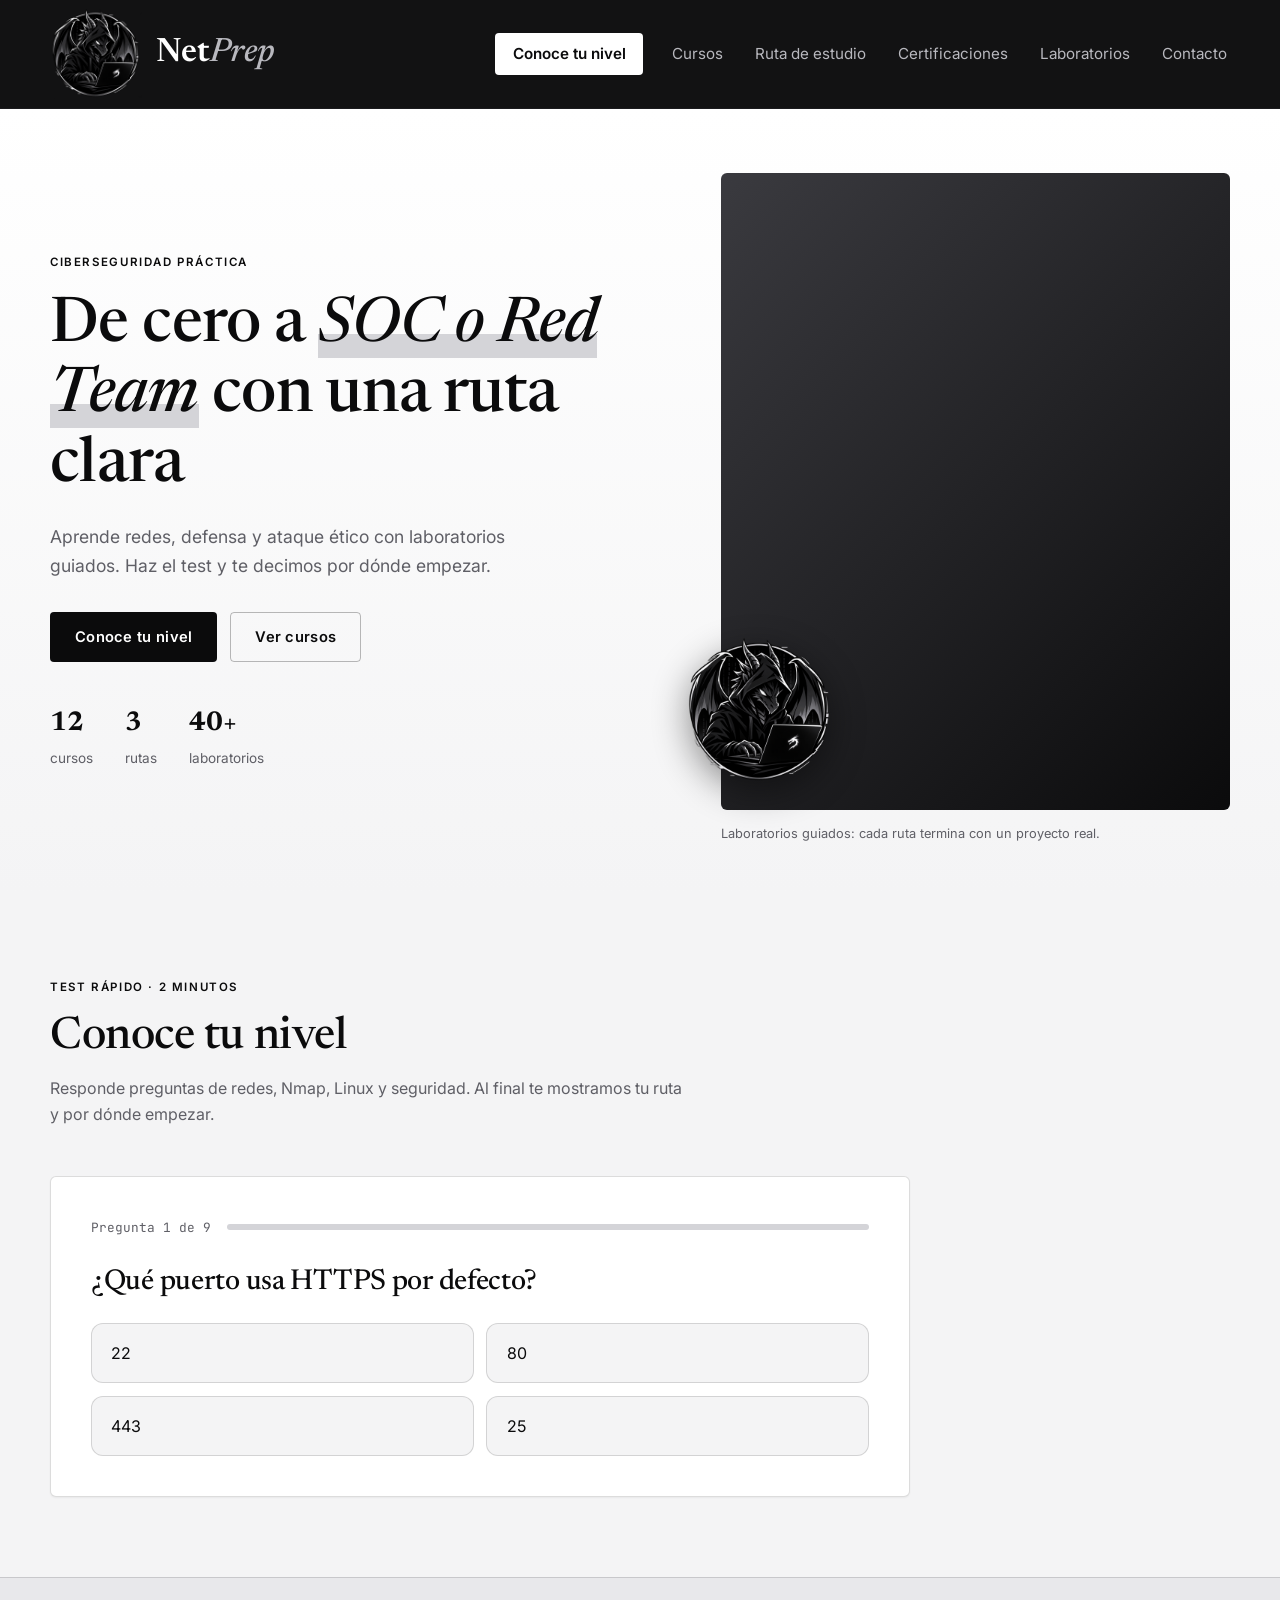
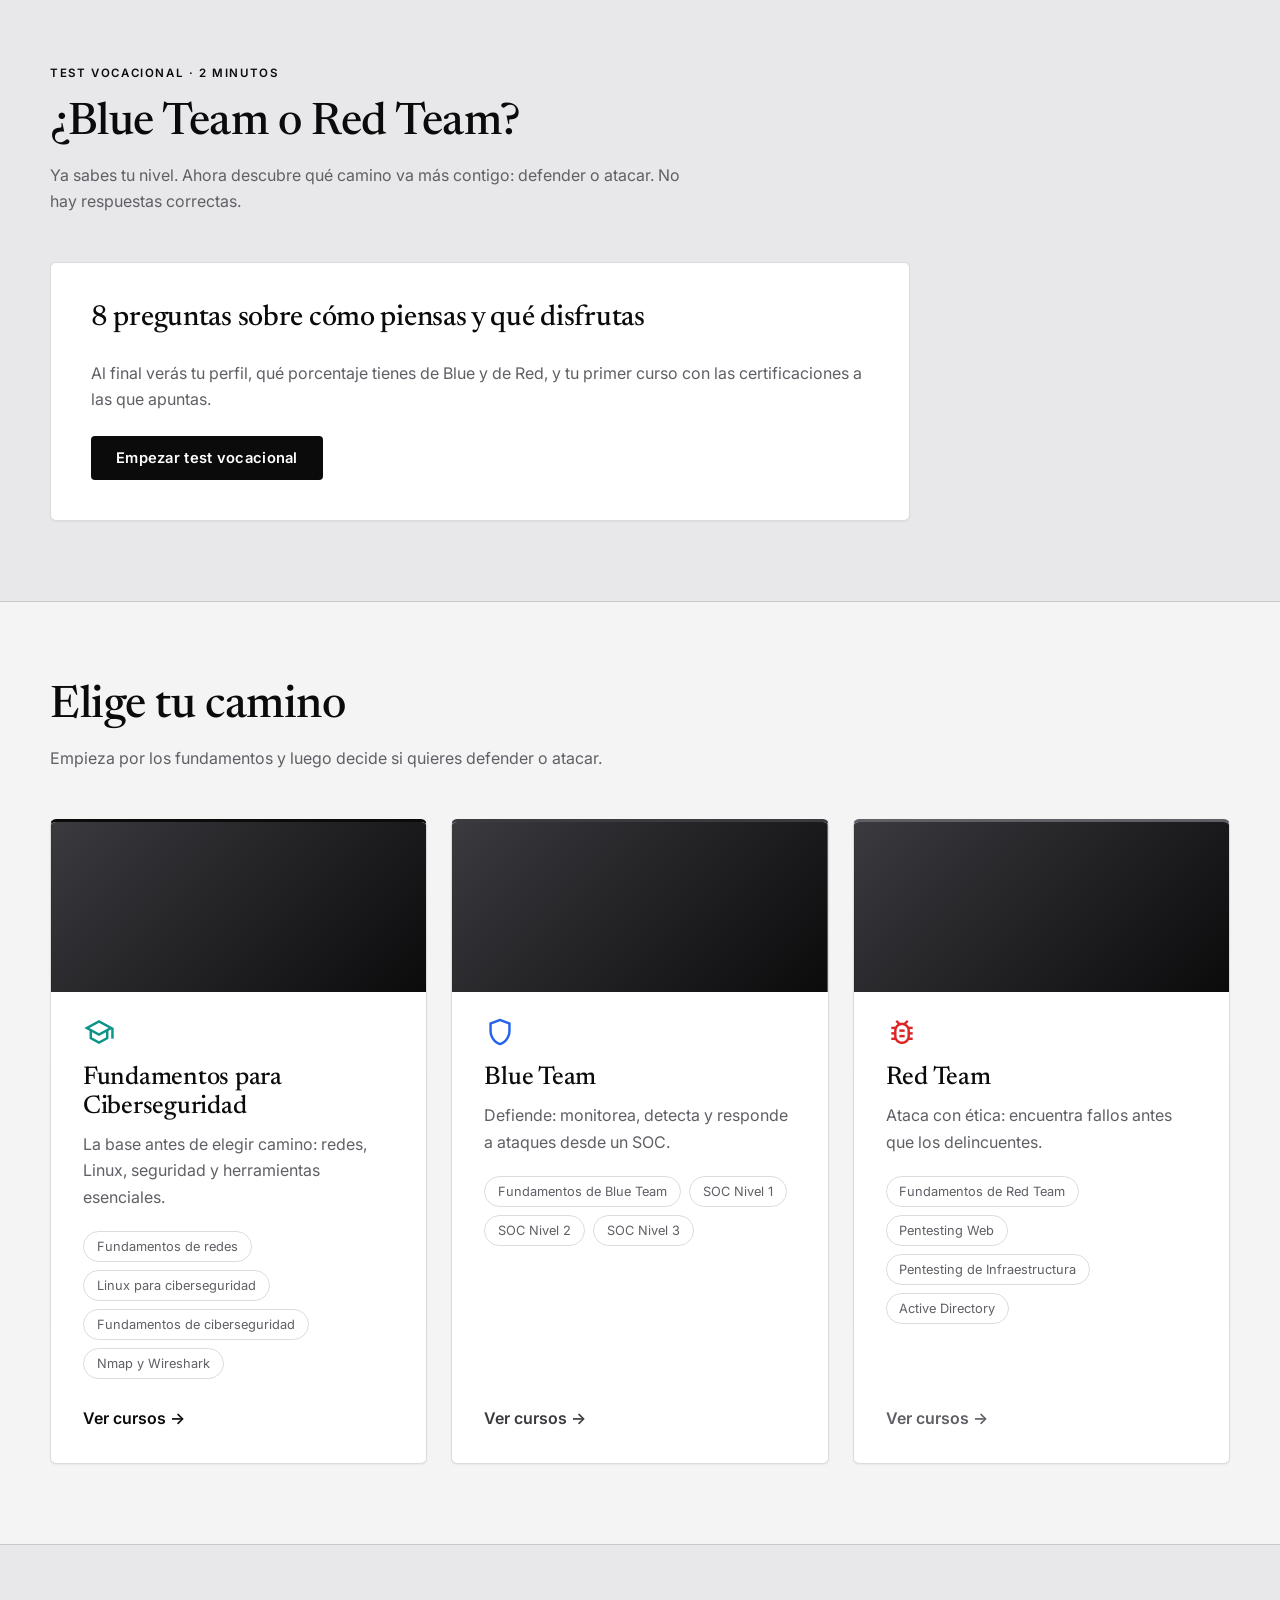
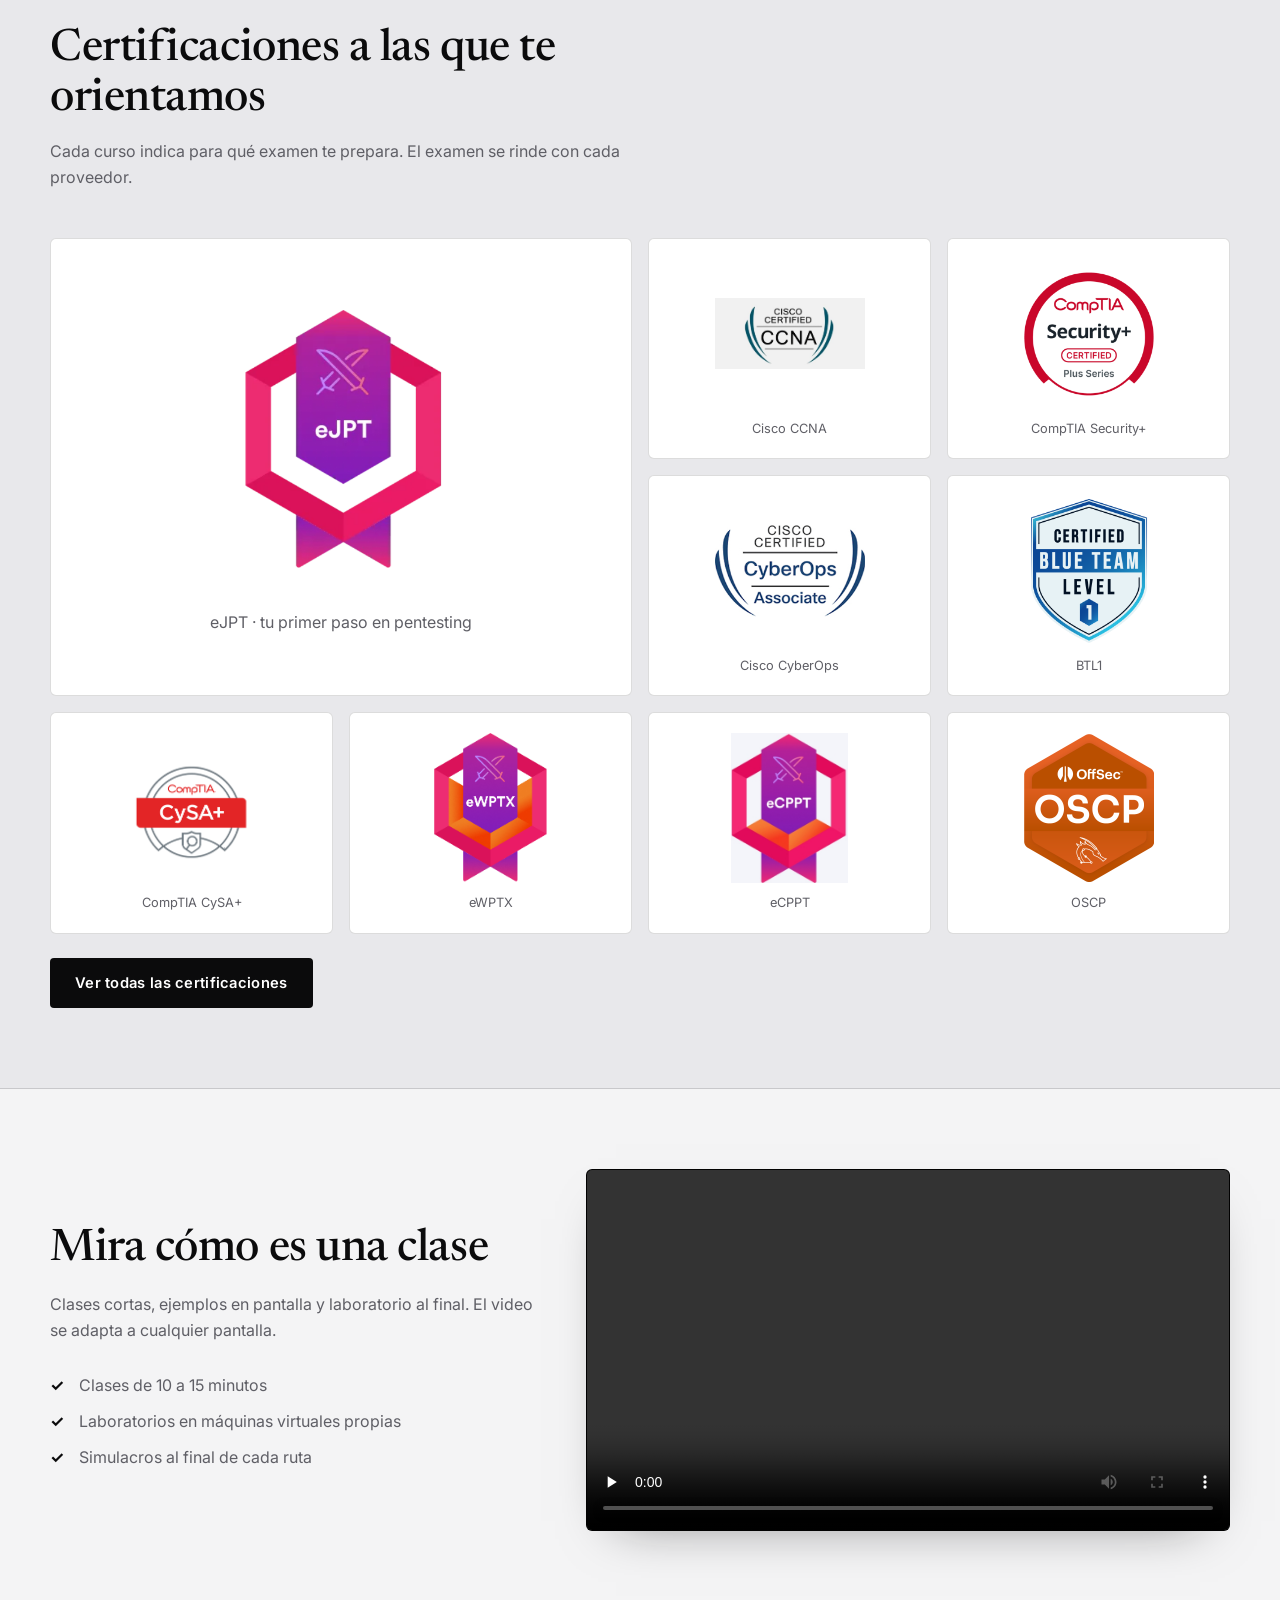
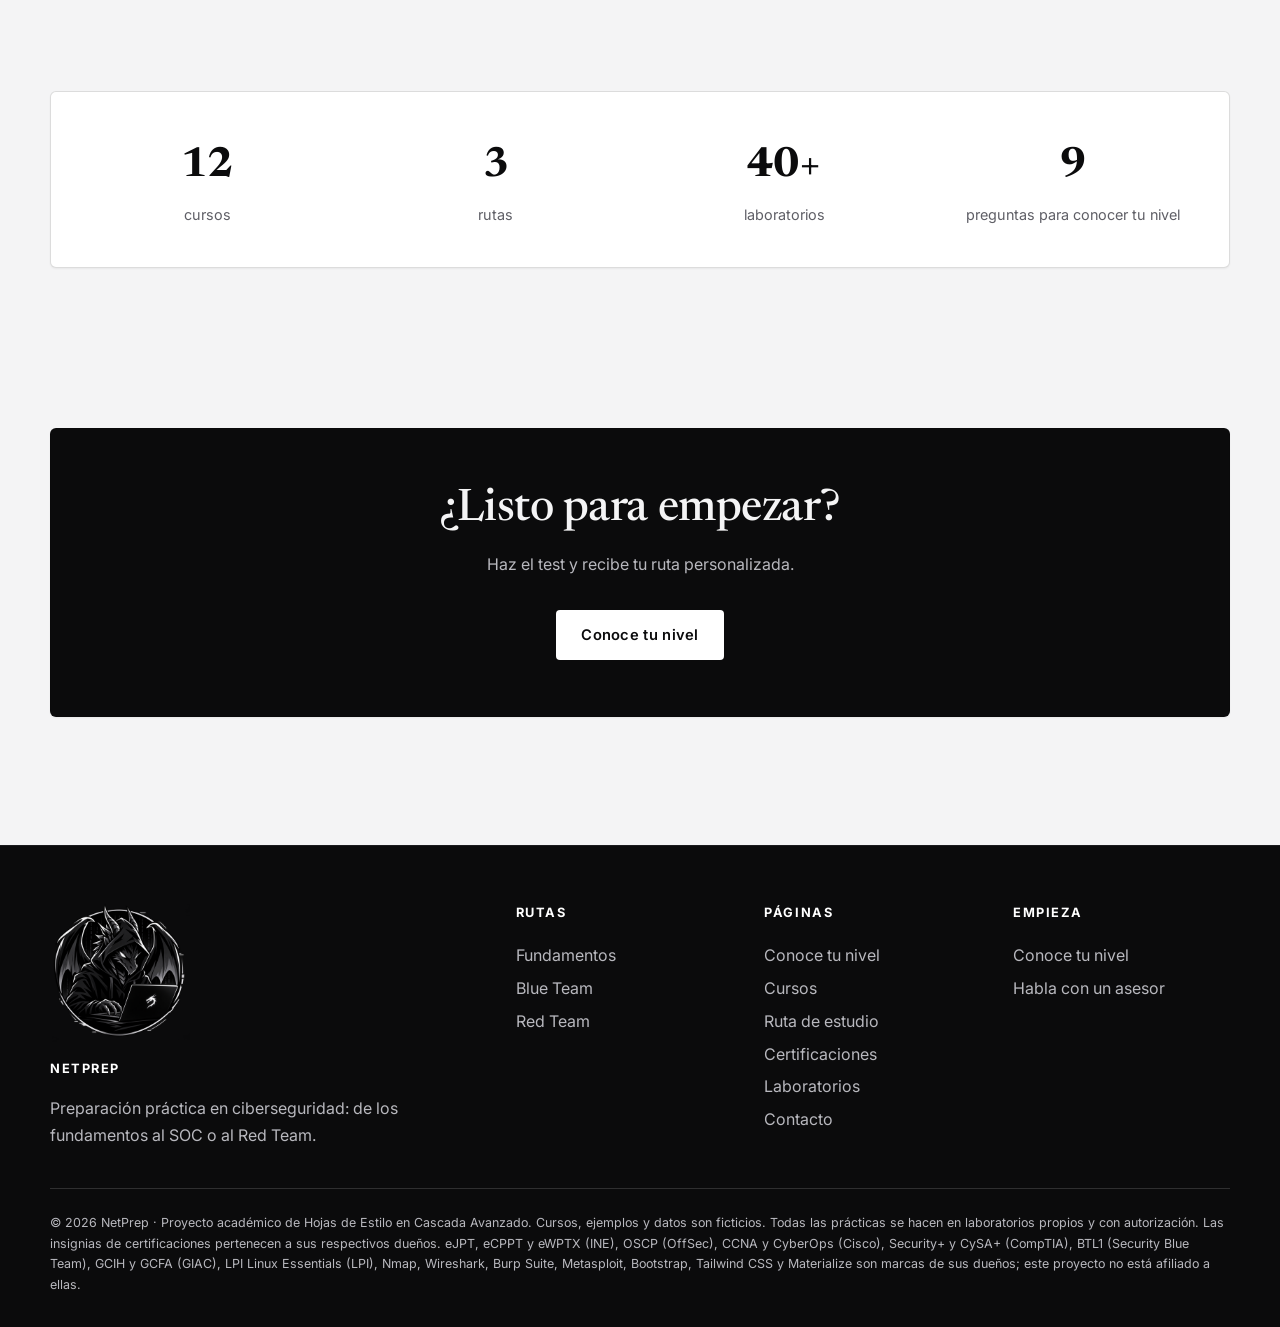
<file: index.html>
<!DOCTYPE html>
<html lang="es">
<head>
  <meta charset="UTF-8">
  <!-- UNIDAD 1: el viewport hace que la página se adapte al ancho del celular -->
  <meta name="viewport" content="width=device-width, initial-scale=1">
  <title>Aprende ciberseguridad: Blue Team y Red Team | NetPrep</title>
  <link rel="stylesheet" href="https://fonts.googleapis.com/css2?family=Newsreader:ital,wght@0,500;0,600;1,500&family=Inter:wght@400;500;600&family=JetBrains+Mono:wght@400;500&display=swap">
  <!-- UNIDAD 4: Material Design (iconos Material Symbols) -->
  <link rel="stylesheet" href="https://fonts.googleapis.com/css2?family=Material+Symbols+Outlined:opsz,wght,FILL,GRAD@24,400,0,0">
  <!-- Nuestros estilos van DESPUÉS de los frameworks para poder ajustarlos -->
  <link rel="icon" href="img/favicon.png">
  <link rel="stylesheet" href="css/botones.css"> <!-- botones y etiquetas (LESS) -->
  <link rel="stylesheet" href="css/style.css">   <!-- el resto de estilos (SASS) -->
  <script>document.documentElement.className += " js";</script>
</head>
<body>

<header class="header">
  <nav class="contenedor barra-nav">
    <a href="index.html" class="logo">
      <img class="logo-img" src="img/logo.png" alt="" width="92" height="92">
      <span>Net<b>Prep</b></span>
    </a>
    <button class="menu-btn" id="menuBtn" aria-label="Abrir menú">☰</button>
    <div class="menu" id="menu"><a href="index.html#nivel" class="destacado">Conoce tu nivel</a><a href="cursos.html">Cursos</a><a href="ruta.html">Ruta de estudio</a><a href="certificaciones.html">Certificaciones</a><a href="laboratorios.html">Laboratorios</a><a href="contacto.html">Contacto</a></div>
  </nav>
</header>

<main>
<section class="hero">
  <div class="contenedor hero-grid">
    <div class="hero-texto">
      <span class="etiqueta">Ciberseguridad práctica</span>
      <h1>De cero a <span class="degradado">SOC o Red Team</span> con una ruta clara</h1>
      <p>Aprende redes, defensa y ataque ético con laboratorios guiados. Haz el test y te decimos por dónde empezar.</p>
      <div class="botones"><a href="#nivel" class="boton">Conoce tu nivel</a><a href="cursos.html" class="boton boton-ghost">Ver cursos</a></div>
      <ul class="mini-datos"><li><strong>12</strong>cursos</li><li><strong>3</strong>rutas</li><li><strong>40+</strong>laboratorios</li></ul>
    </div>
    <figure class="hero-foto"><div class="foto" role="img" aria-label="Pantalla con código"></div>
      <img class="sello" src="img/logo.png" alt="" width="150" height="150"><figcaption>Laboratorios guiados: cada ruta termina con un proyecto real.</figcaption></figure>
  </div>
</section>

<section id="nivel">
  <div class="contenedor">
    <div class="titulo-seccion"><span class="etiqueta">Test rápido · 2 minutos</span><h2>Conoce tu nivel</h2><p>Responde preguntas de redes, Nmap, Linux y seguridad. Al final te mostramos tu ruta y por dónde empezar.</p></div>
    <div class="panel quiz revela" id="quiz">
      <div id="quizCuerpo">
        <div class="quiz-top"><span id="quizPaso">Pregunta 1</span><div class="barra-progreso"><i id="quizBarra"></i></div></div>
        <h3 id="quizPregunta"></h3>
        <div class="opciones" id="quizOpciones"></div>
      </div>
      <div id="quizResultado" hidden></div>
    </div>
  </div>
</section>

<section class="franja" id="vocacion">
  <div class="contenedor">
    <div class="titulo-seccion"><span class="etiqueta">Test vocacional · 2 minutos</span><h2>¿Blue Team o Red Team?</h2><p>Ya sabes tu nivel. Ahora descubre qué camino va más contigo: defender o atacar. No hay respuestas correctas.</p></div>
    <div class="panel quiz revela" id="vocQuiz">
      <div id="vocInicio"><h3>8 preguntas sobre cómo piensas y qué disfrutas</h3><p class="intro-test">Al final verás tu perfil, qué porcentaje tienes de Blue y de Red, y tu primer curso con las certificaciones a las que apuntas.</p><button class="boton" id="vocEmpezar">Empezar test vocacional</button></div>
      <div id="vocCuerpo" hidden>
        <div class="quiz-top"><span id="vocPaso">Pregunta 1</span><div class="barra-progreso"><i id="vocBarra"></i></div></div>
        <h3 id="vocPregunta"></h3>
        <div class="opciones" id="vocOpciones"></div>
      </div>
      <div id="vocResultado" hidden></div>
    </div>
  </div>
</section>

<section>
  <div class="contenedor">
    <div class="titulo-seccion"><h2>Elige tu camino</h2><p>Empieza por los fundamentos y luego decide si quieres defender o atacar.</p></div>
    <div class="grid-3"><a href="cursos.html#fundamentos" class="panel track t-base revela">
  <div class="foto-track"></div><span class="material-symbols-outlined icono">school</span><h3>Fundamentos para Ciberseguridad</h3><p>La base antes de elegir camino: redes, Linux, seguridad y herramientas esenciales.</p>
  <ul class="chips"><li>Fundamentos de redes</li><li>Linux para ciberseguridad</li><li>Fundamentos de ciberseguridad</li><li>Nmap y Wireshark</li></ul><span class="mas">Ver cursos →</span></a><a href="cursos.html#blue" class="panel track t-blue revela">
  <div class="foto-track"></div><span class="material-symbols-outlined icono">shield</span><h3>Blue Team</h3><p>Defiende: monitorea, detecta y responde a ataques desde un SOC.</p>
  <ul class="chips"><li>Fundamentos de Blue Team</li><li>SOC Nivel 1</li><li>SOC Nivel 2</li><li>SOC Nivel 3</li></ul><span class="mas">Ver cursos →</span></a><a href="cursos.html#red" class="panel track t-red revela">
  <div class="foto-track"></div><span class="material-symbols-outlined icono">bug_report</span><h3>Red Team</h3><p>Ataca con ética: encuentra fallos antes que los delincuentes.</p>
  <ul class="chips"><li>Fundamentos de Red Team</li><li>Pentesting Web</li><li>Pentesting de Infraestructura</li><li>Active Directory</li></ul><span class="mas">Ver cursos →</span></a></div>
  </div>
</section>

<section class="franja">
  <div class="contenedor">
    <div class="titulo-seccion"><h2>Certificaciones a las que te orientamos</h2><p>Cada curso indica para qué examen te prepara. El examen se rinde con cada proveedor.</p></div>
    <div class="galeria-cert">
      <a class="insignia destacada revela" href="certificaciones.html#ejpt"><img src="img/certs/ejpt.png" alt="Insignia eJPT" width="300" height="300"><span>eJPT · tu primer paso en pentesting</span></a>
      <a class="insignia revela" href="certificaciones.html#ccna"><img src="img/certs/ccna.jpg" alt="Insignia Cisco CCNA" width="150" height="150"><span>Cisco CCNA</span></a>
      <a class="insignia revela" href="certificaciones.html#security"><img src="img/certs/security.png" alt="Insignia CompTIA Security+" width="150" height="150"><span>CompTIA Security+</span></a>
      <a class="insignia revela" href="certificaciones.html#cyberops"><img src="img/certs/cyberops.jpg" alt="Insignia Cisco CyberOps" width="150" height="150"><span>Cisco CyberOps</span></a>
      <a class="insignia revela" href="certificaciones.html#btl1"><img src="img/certs/btl1.png" alt="Insignia BTL1" width="150" height="150"><span>BTL1</span></a>
      <a class="insignia revela" href="certificaciones.html#cysa"><img src="img/certs/cysa.png" alt="Insignia CompTIA CySA+" width="150" height="150"><span>CompTIA CySA+</span></a>
      <a class="insignia revela" href="certificaciones.html#ewptx"><img src="img/certs/ewptx.png" alt="Insignia eWPTX" width="150" height="150"><span>eWPTX</span></a>
      <a class="insignia revela" href="certificaciones.html#ecppt"><img src="img/certs/ecppt.jpg" alt="Insignia eCPPT" width="150" height="150"><span>eCPPT</span></a>
      <a class="insignia revela" href="certificaciones.html#oscp"><img src="img/certs/oscp.png" alt="Insignia OSCP" width="150" height="150"><span>OSCP</span></a></div>
    <div class="botones"><a href="certificaciones.html" class="boton">Ver todas las certificaciones</a></div>
  </div>
</section>

<section>
  <div class="contenedor video-bloque t-base">
    <div class="revela">
      <h2>Mira cómo es una clase</h2>
      <p>Clases cortas, ejemplos en pantalla y laboratorio al final. El video se adapta a cualquier pantalla.</p>
      <ul class="lista-check"><li>Clases de 10 a 15 minutos</li><li>Laboratorios en máquinas virtuales propias</li><li>Simulacros al final de cada ruta</li></ul>
    </div>
    <div class="video revela"><video controls preload="none"><source src="clase.mp4" type="video/mp4">Tu navegador no soporta video.</video></div>
  </div>
</section>

<section>
  <div class="contenedor">
    <div class="panel numeros revela"><div><strong>12</strong><span>cursos</span></div><div><strong>3</strong><span>rutas</span></div><div><strong>40+</strong><span>laboratorios</span></div><div><strong>9</strong><span>preguntas para conocer tu nivel</span></div></div>
  </div>
</section>

<section>
  <div class="contenedor"><div class="panel cta-caja revela"><h2>¿Listo para empezar?</h2><p>Haz el test y recibe tu ruta personalizada.</p><a href="#nivel" class="boton boton-claro">Conoce tu nivel</a></div></div>
</section>
</main>

<footer class="pie-pagina">
  <div class="contenedor">
    <div class="cols">
      <div><img class="logo-pie" src="img/logo.png" alt="NetPrep" width="140" height="140"><h4>NetPrep</h4><p>Preparación práctica en ciberseguridad: de los fundamentos al SOC o al Red Team.</p></div>
      <div><h4>Rutas</h4><a href="cursos.html#fundamentos">Fundamentos</a><a href="cursos.html#blue">Blue Team</a><a href="cursos.html#red">Red Team</a></div>
      <div><h4>Páginas</h4><a href="index.html#nivel">Conoce tu nivel</a><a href="cursos.html">Cursos</a><a href="ruta.html">Ruta de estudio</a><a href="certificaciones.html">Certificaciones</a><a href="laboratorios.html">Laboratorios</a><a href="contacto.html">Contacto</a></div>
      <div><h4>Empieza</h4><a href="index.html#nivel">Conoce tu nivel</a><a href="contacto.html">Habla con un asesor</a></div>
    </div>
    <p class="legal">© 2026 NetPrep · Proyecto académico de Hojas de Estilo en Cascada Avanzado. Cursos, ejemplos y datos son ficticios. Todas las prácticas se hacen en laboratorios propios y con autorización. Las insignias de certificaciones pertenecen a sus respectivos dueños. eJPT, eCPPT y eWPTX (INE), OSCP (OffSec), CCNA y CyberOps (Cisco), Security+ y CySA+ (CompTIA), BTL1 (Security Blue Team), GCIH y GCFA (GIAC), LPI Linux Essentials (LPI), Nmap, Wireshark, Burp Suite, Metasploit, Bootstrap, Tailwind CSS y Materialize son marcas de sus dueños; este proyecto no está afiliado a ellas.</p>
  </div>
</footer>

<script src="js/app.js"></script>
<script src="js/quiz.js"></script><script src="js/vocacional.js"></script>
</body>
</html>
</file>
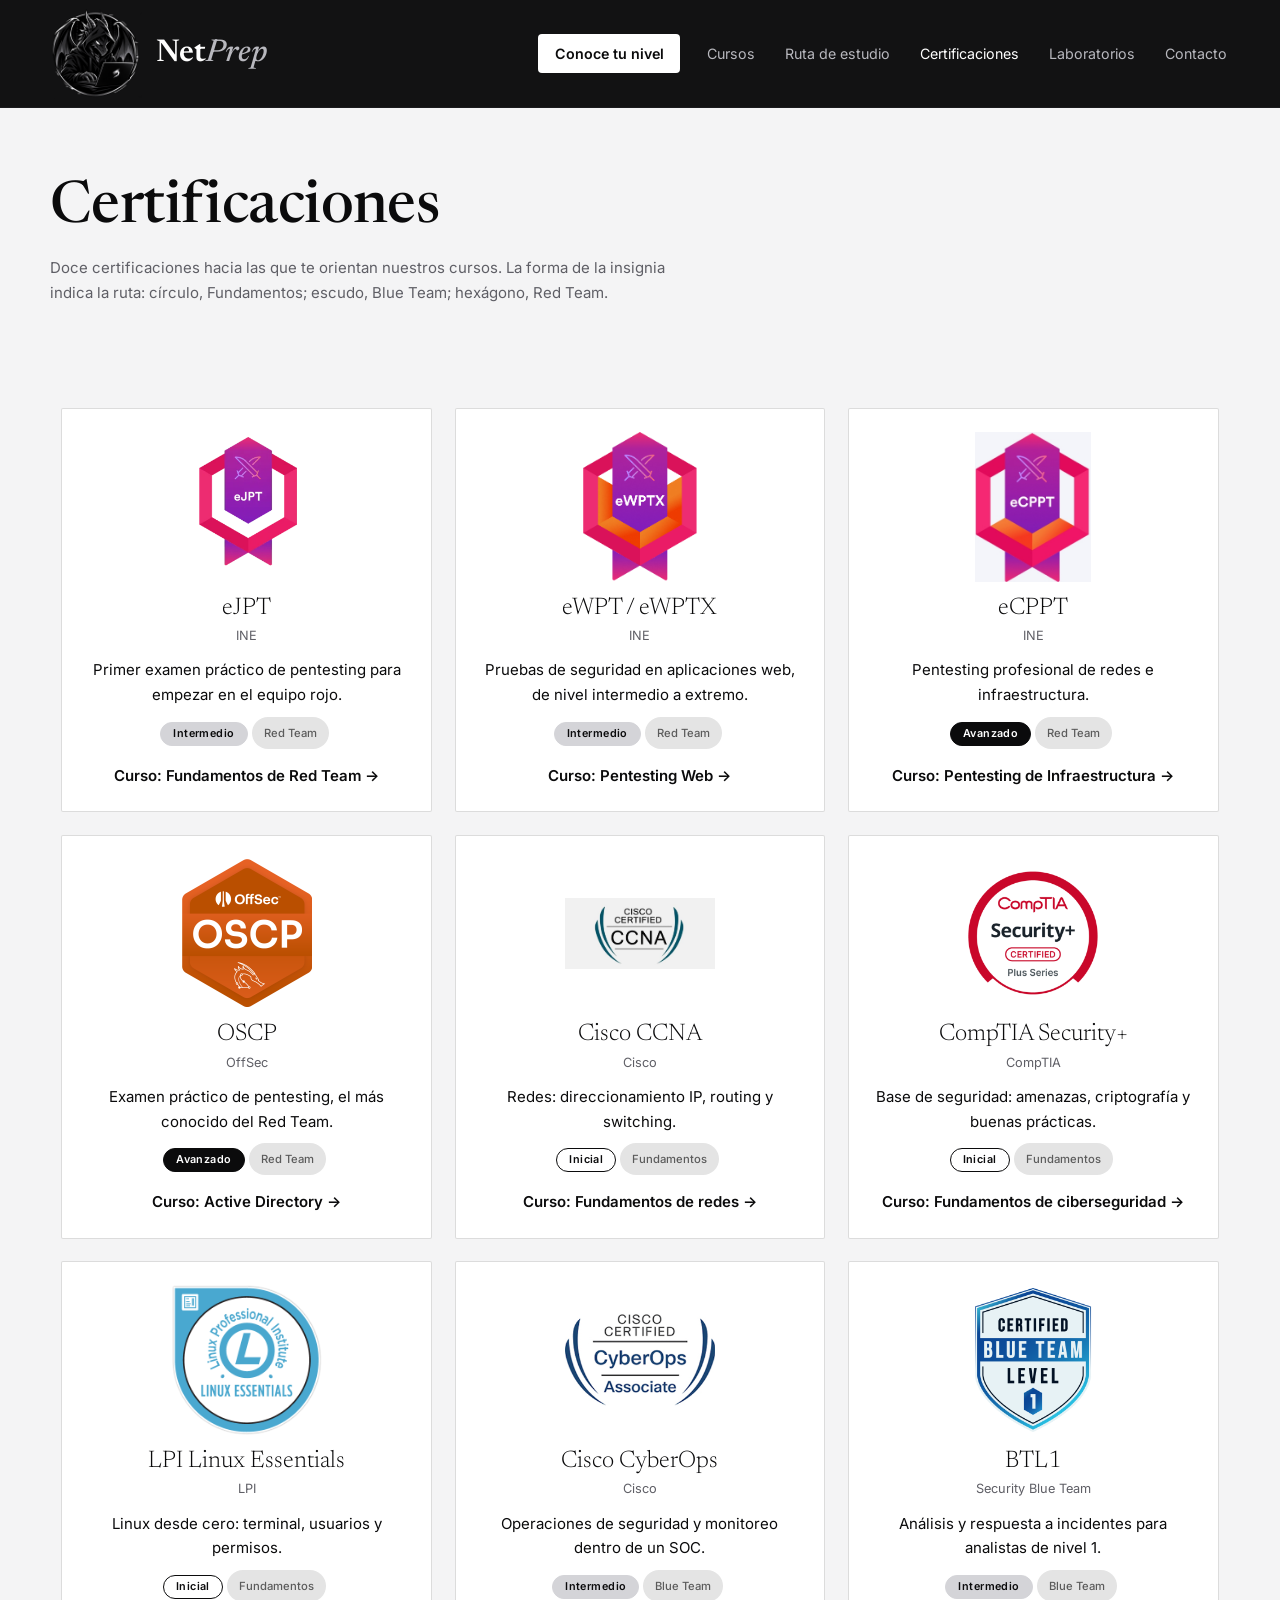
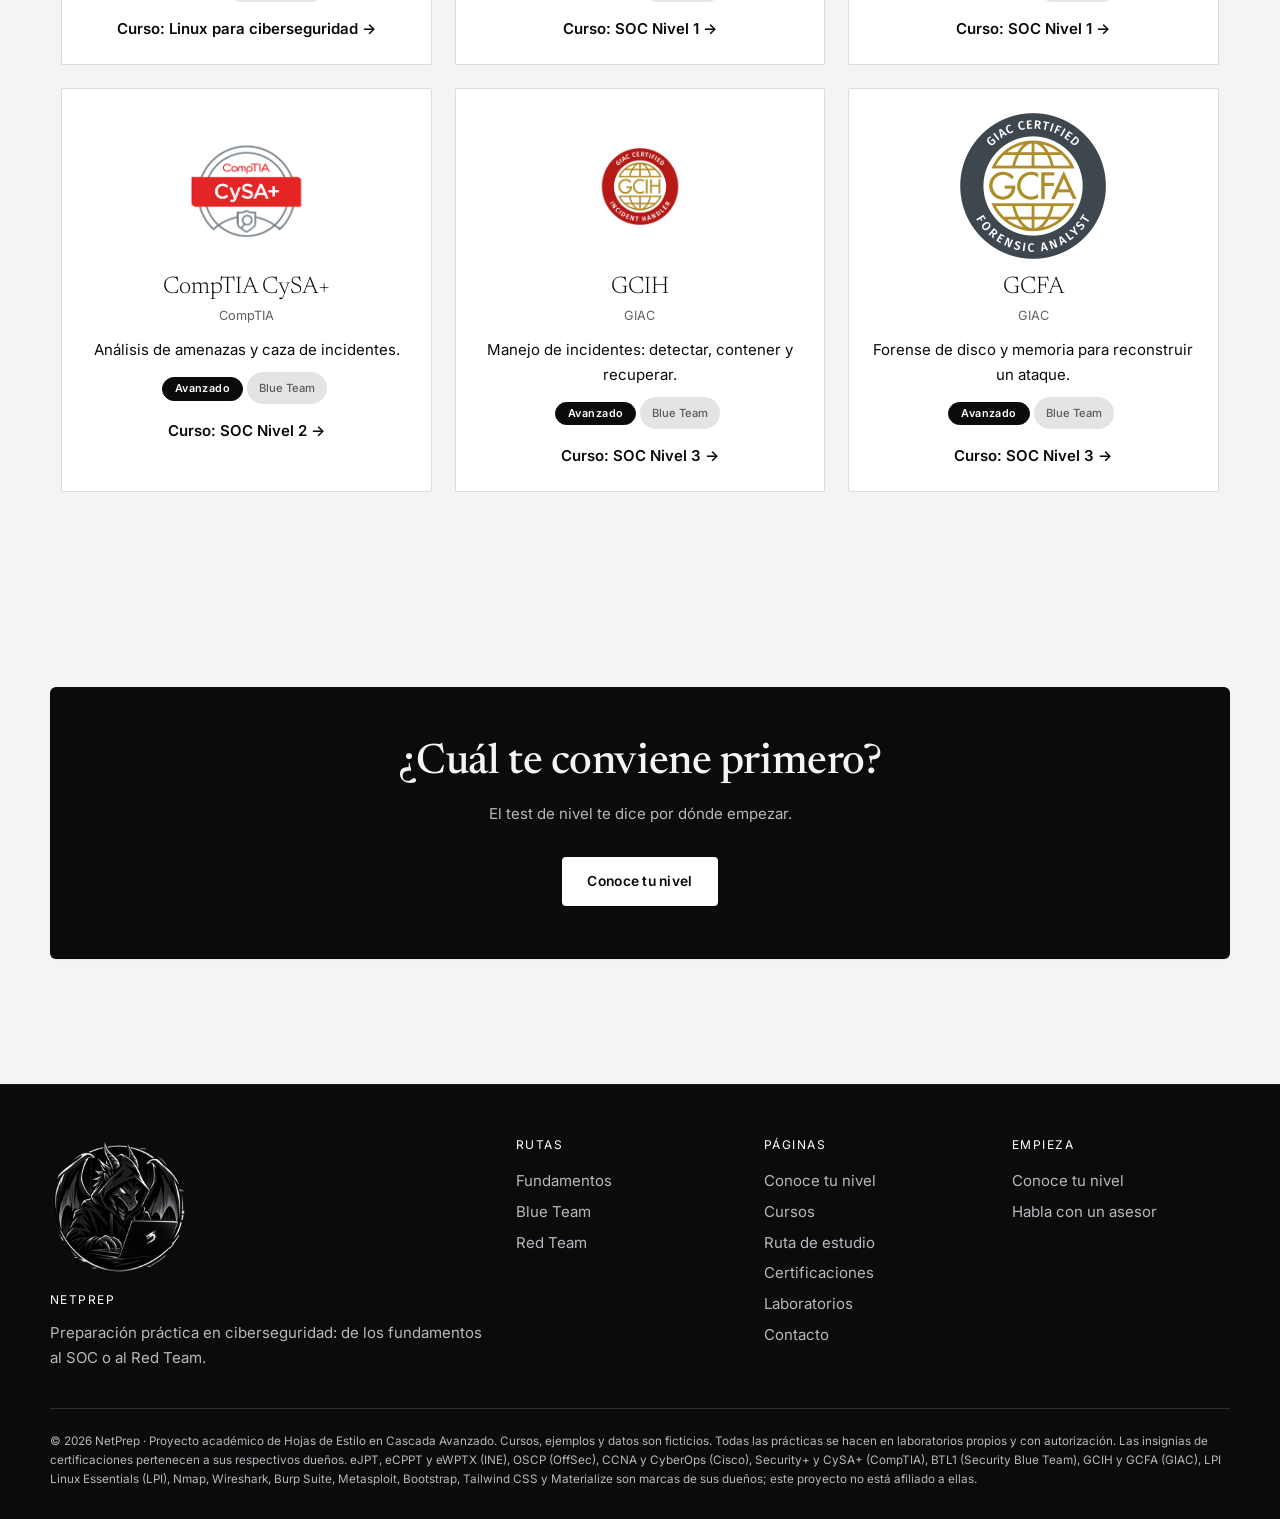
<file: certificaciones.html>
<!DOCTYPE html>
<html lang="es">
<head>
  <meta charset="UTF-8">
  <!-- UNIDAD 1: el viewport hace que la página se adapte al ancho del celular -->
  <meta name="viewport" content="width=device-width, initial-scale=1">
  <title>Certificaciones | NetPrep</title>
  <link rel="stylesheet" href="https://fonts.googleapis.com/css2?family=Newsreader:ital,wght@0,500;0,600;1,500&family=Inter:wght@400;500;600&family=JetBrains+Mono:wght@400;500&display=swap">
  <!-- UNIDAD 4: Material Design (iconos Material Symbols) -->
  <link rel="stylesheet" href="https://fonts.googleapis.com/css2?family=Material+Symbols+Outlined:opsz,wght,FILL,GRAD@24,400,0,0">
  <!-- UNIDAD 4: Materialize (esta página usa su grilla row/col y sus tarjetas card y chip) -->
  <link rel="stylesheet" href="https://cdnjs.cloudflare.com/ajax/libs/materialize/1.0.0/css/materialize.min.css">
  <!-- Nuestros estilos van DESPUÉS de los frameworks para poder ajustarlos -->
  <link rel="icon" href="img/favicon.png">
  <link rel="stylesheet" href="css/botones.css"> <!-- botones y etiquetas (LESS) -->
  <link rel="stylesheet" href="css/style.css">   <!-- el resto de estilos (SASS) -->
  <script>document.documentElement.className += " js";</script>
</head>
<body>

<header class="header">
  <nav class="contenedor barra-nav">
    <a href="index.html" class="logo">
      <img class="logo-img" src="img/logo.png" alt="" width="92" height="92">
      <span>Net<b>Prep</b></span>
    </a>
    <button class="menu-btn" id="menuBtn" aria-label="Abrir menú">☰</button>
    <div class="menu" id="menu"><a href="index.html#nivel" class="destacado">Conoce tu nivel</a><a href="cursos.html">Cursos</a><a href="ruta.html">Ruta de estudio</a><a href="certificaciones.html" class="activo">Certificaciones</a><a href="laboratorios.html">Laboratorios</a><a href="contacto.html">Contacto</a></div>
  </nav>
</header>

<main>
<section class="cabecera-pagina"><div class="contenedor"><h1>Certificaciones</h1><p>Doce certificaciones hacia las que te orientan nuestros cursos. La forma de la insignia indica la ruta: círculo, Fundamentos; escudo, Blue Team; hexágono, Red Team.</p></div></section>
<section class="pagina-certs"><div class="contenedor">
  <!-- row, col s12 m6 l4, card, card-content y chip son clases de Materialize: 1 columna en celular, 2 en tablet y 3 en PC -->
  <div class="row">
      <div class="col s12 m6 l4">
        <div class="card hoverable revela t-red" id="ejpt">
          <div class="card-content">
            <img class="insignia-card" src="img/certs/ejpt.png" alt="Insignia eJPT" width="150" height="150">
            <span class="card-title">eJPT</span>
            <p class="proveedor">INE</p>
            <p>Primer examen práctico de pentesting para empezar en el equipo rojo.</p>
            <div><span class="nivel-intermedio">Intermedio</span> <span class="chip">Red Team</span></div>
            <a class="ver-curso" href="cursos.html#rt-fund">Curso: Fundamentos de Red Team →</a>
          </div>
        </div>
      </div>
      <div class="col s12 m6 l4">
        <div class="card hoverable revela t-red" id="ewptx">
          <div class="card-content">
            <img class="insignia-card" src="img/certs/ewptx.png" alt="Insignia eWPT / eWPTX" width="150" height="150">
            <span class="card-title">eWPT / eWPTX</span>
            <p class="proveedor">INE</p>
            <p>Pruebas de seguridad en aplicaciones web, de nivel intermedio a extremo.</p>
            <div><span class="nivel-intermedio">Intermedio</span> <span class="chip">Red Team</span></div>
            <a class="ver-curso" href="cursos.html#web">Curso: Pentesting Web →</a>
          </div>
        </div>
      </div>
      <div class="col s12 m6 l4">
        <div class="card hoverable revela t-red" id="ecppt">
          <div class="card-content">
            <img class="insignia-card" src="img/certs/ecppt.jpg" alt="Insignia eCPPT" width="150" height="150">
            <span class="card-title">eCPPT</span>
            <p class="proveedor">INE</p>
            <p>Pentesting profesional de redes e infraestructura.</p>
            <div><span class="nivel-avanzado">Avanzado</span> <span class="chip">Red Team</span></div>
            <a class="ver-curso" href="cursos.html#infra">Curso: Pentesting de Infraestructura →</a>
          </div>
        </div>
      </div>
      <div class="col s12 m6 l4">
        <div class="card hoverable revela t-red" id="oscp">
          <div class="card-content">
            <img class="insignia-card" src="img/certs/oscp.png" alt="Insignia OSCP" width="150" height="150">
            <span class="card-title">OSCP</span>
            <p class="proveedor">OffSec</p>
            <p>Examen práctico de pentesting, el más conocido del Red Team.</p>
            <div><span class="nivel-avanzado">Avanzado</span> <span class="chip">Red Team</span></div>
            <a class="ver-curso" href="cursos.html#ad">Curso: Active Directory →</a>
          </div>
        </div>
      </div>
      <div class="col s12 m6 l4">
        <div class="card hoverable revela t-base" id="ccna">
          <div class="card-content">
            <img class="insignia-card" src="img/certs/ccna.jpg" alt="Insignia Cisco CCNA" width="150" height="150">
            <span class="card-title">Cisco CCNA</span>
            <p class="proveedor">Cisco</p>
            <p>Redes: direccionamiento IP, routing y switching.</p>
            <div><span class="nivel-inicial">Inicial</span> <span class="chip">Fundamentos</span></div>
            <a class="ver-curso" href="cursos.html#redes">Curso: Fundamentos de redes →</a>
          </div>
        </div>
      </div>
      <div class="col s12 m6 l4">
        <div class="card hoverable revela t-base" id="security">
          <div class="card-content">
            <img class="insignia-card" src="img/certs/security.png" alt="Insignia CompTIA Security+" width="150" height="150">
            <span class="card-title">CompTIA Security+</span>
            <p class="proveedor">CompTIA</p>
            <p>Base de seguridad: amenazas, criptografía y buenas prácticas.</p>
            <div><span class="nivel-inicial">Inicial</span> <span class="chip">Fundamentos</span></div>
            <a class="ver-curso" href="cursos.html#ciber">Curso: Fundamentos de ciberseguridad →</a>
          </div>
        </div>
      </div>
      <div class="col s12 m6 l4">
        <div class="card hoverable revela t-base" id="lpi">
          <div class="card-content">
            <img class="insignia-card" src="img/certs/lpi.png" alt="Insignia LPI Linux Essentials" width="150" height="150">
            <span class="card-title">LPI Linux Essentials</span>
            <p class="proveedor">LPI</p>
            <p>Linux desde cero: terminal, usuarios y permisos.</p>
            <div><span class="nivel-inicial">Inicial</span> <span class="chip">Fundamentos</span></div>
            <a class="ver-curso" href="cursos.html#linux">Curso: Linux para ciberseguridad →</a>
          </div>
        </div>
      </div>
      <div class="col s12 m6 l4">
        <div class="card hoverable revela t-blue" id="cyberops">
          <div class="card-content">
            <img class="insignia-card" src="img/certs/cyberops.jpg" alt="Insignia Cisco CyberOps" width="150" height="150">
            <span class="card-title">Cisco CyberOps</span>
            <p class="proveedor">Cisco</p>
            <p>Operaciones de seguridad y monitoreo dentro de un SOC.</p>
            <div><span class="nivel-intermedio">Intermedio</span> <span class="chip">Blue Team</span></div>
            <a class="ver-curso" href="cursos.html#soc1">Curso: SOC Nivel 1 →</a>
          </div>
        </div>
      </div>
      <div class="col s12 m6 l4">
        <div class="card hoverable revela t-blue" id="btl1">
          <div class="card-content">
            <img class="insignia-card" src="img/certs/btl1.png" alt="Insignia BTL1" width="150" height="150">
            <span class="card-title">BTL1</span>
            <p class="proveedor">Security Blue Team</p>
            <p>Análisis y respuesta a incidentes para analistas de nivel 1.</p>
            <div><span class="nivel-intermedio">Intermedio</span> <span class="chip">Blue Team</span></div>
            <a class="ver-curso" href="cursos.html#soc1">Curso: SOC Nivel 1 →</a>
          </div>
        </div>
      </div>
      <div class="col s12 m6 l4">
        <div class="card hoverable revela t-blue" id="cysa">
          <div class="card-content">
            <img class="insignia-card" src="img/certs/cysa.png" alt="Insignia CompTIA CySA+" width="150" height="150">
            <span class="card-title">CompTIA CySA+</span>
            <p class="proveedor">CompTIA</p>
            <p>Análisis de amenazas y caza de incidentes.</p>
            <div><span class="nivel-avanzado">Avanzado</span> <span class="chip">Blue Team</span></div>
            <a class="ver-curso" href="cursos.html#soc2">Curso: SOC Nivel 2 →</a>
          </div>
        </div>
      </div>
      <div class="col s12 m6 l4">
        <div class="card hoverable revela t-blue" id="gcih">
          <div class="card-content">
            <img class="insignia-card" src="img/certs/gcih.png" alt="Insignia GCIH" width="150" height="150">
            <span class="card-title">GCIH</span>
            <p class="proveedor">GIAC</p>
            <p>Manejo de incidentes: detectar, contener y recuperar.</p>
            <div><span class="nivel-avanzado">Avanzado</span> <span class="chip">Blue Team</span></div>
            <a class="ver-curso" href="cursos.html#soc3">Curso: SOC Nivel 3 →</a>
          </div>
        </div>
      </div>
      <div class="col s12 m6 l4">
        <div class="card hoverable revela t-blue" id="gcfa">
          <div class="card-content">
            <img class="insignia-card" src="img/certs/gcfa.png" alt="Insignia GCFA" width="150" height="150">
            <span class="card-title">GCFA</span>
            <p class="proveedor">GIAC</p>
            <p>Forense de disco y memoria para reconstruir un ataque.</p>
            <div><span class="nivel-avanzado">Avanzado</span> <span class="chip">Blue Team</span></div>
            <a class="ver-curso" href="cursos.html#soc3">Curso: SOC Nivel 3 →</a>
          </div>
        </div>
      </div>
  </div>
</div></section>
<section>
  <div class="contenedor"><div class="panel cta-caja revela"><h2>¿Cuál te conviene primero?</h2><p>El test de nivel te dice por dónde empezar.</p><a href="index.html#nivel" class="boton boton-claro">Conoce tu nivel</a></div></div>
</section>
</main>

<footer class="pie-pagina">
  <div class="contenedor">
    <div class="cols">
      <div><img class="logo-pie" src="img/logo.png" alt="NetPrep" width="140" height="140"><h4>NetPrep</h4><p>Preparación práctica en ciberseguridad: de los fundamentos al SOC o al Red Team.</p></div>
      <div><h4>Rutas</h4><a href="cursos.html#fundamentos">Fundamentos</a><a href="cursos.html#blue">Blue Team</a><a href="cursos.html#red">Red Team</a></div>
      <div><h4>Páginas</h4><a href="index.html#nivel">Conoce tu nivel</a><a href="cursos.html">Cursos</a><a href="ruta.html">Ruta de estudio</a><a href="certificaciones.html">Certificaciones</a><a href="laboratorios.html">Laboratorios</a><a href="contacto.html">Contacto</a></div>
      <div><h4>Empieza</h4><a href="index.html#nivel">Conoce tu nivel</a><a href="contacto.html">Habla con un asesor</a></div>
    </div>
    <p class="legal">© 2026 NetPrep · Proyecto académico de Hojas de Estilo en Cascada Avanzado. Cursos, ejemplos y datos son ficticios. Todas las prácticas se hacen en laboratorios propios y con autorización. Las insignias de certificaciones pertenecen a sus respectivos dueños. eJPT, eCPPT y eWPTX (INE), OSCP (OffSec), CCNA y CyberOps (Cisco), Security+ y CySA+ (CompTIA), BTL1 (Security Blue Team), GCIH y GCFA (GIAC), LPI Linux Essentials (LPI), Nmap, Wireshark, Burp Suite, Metasploit, Bootstrap, Tailwind CSS y Materialize son marcas de sus dueños; este proyecto no está afiliado a ellas.</p>
  </div>
</footer>

<script src="js/app.js"></script>

</body>
</html>
</file>
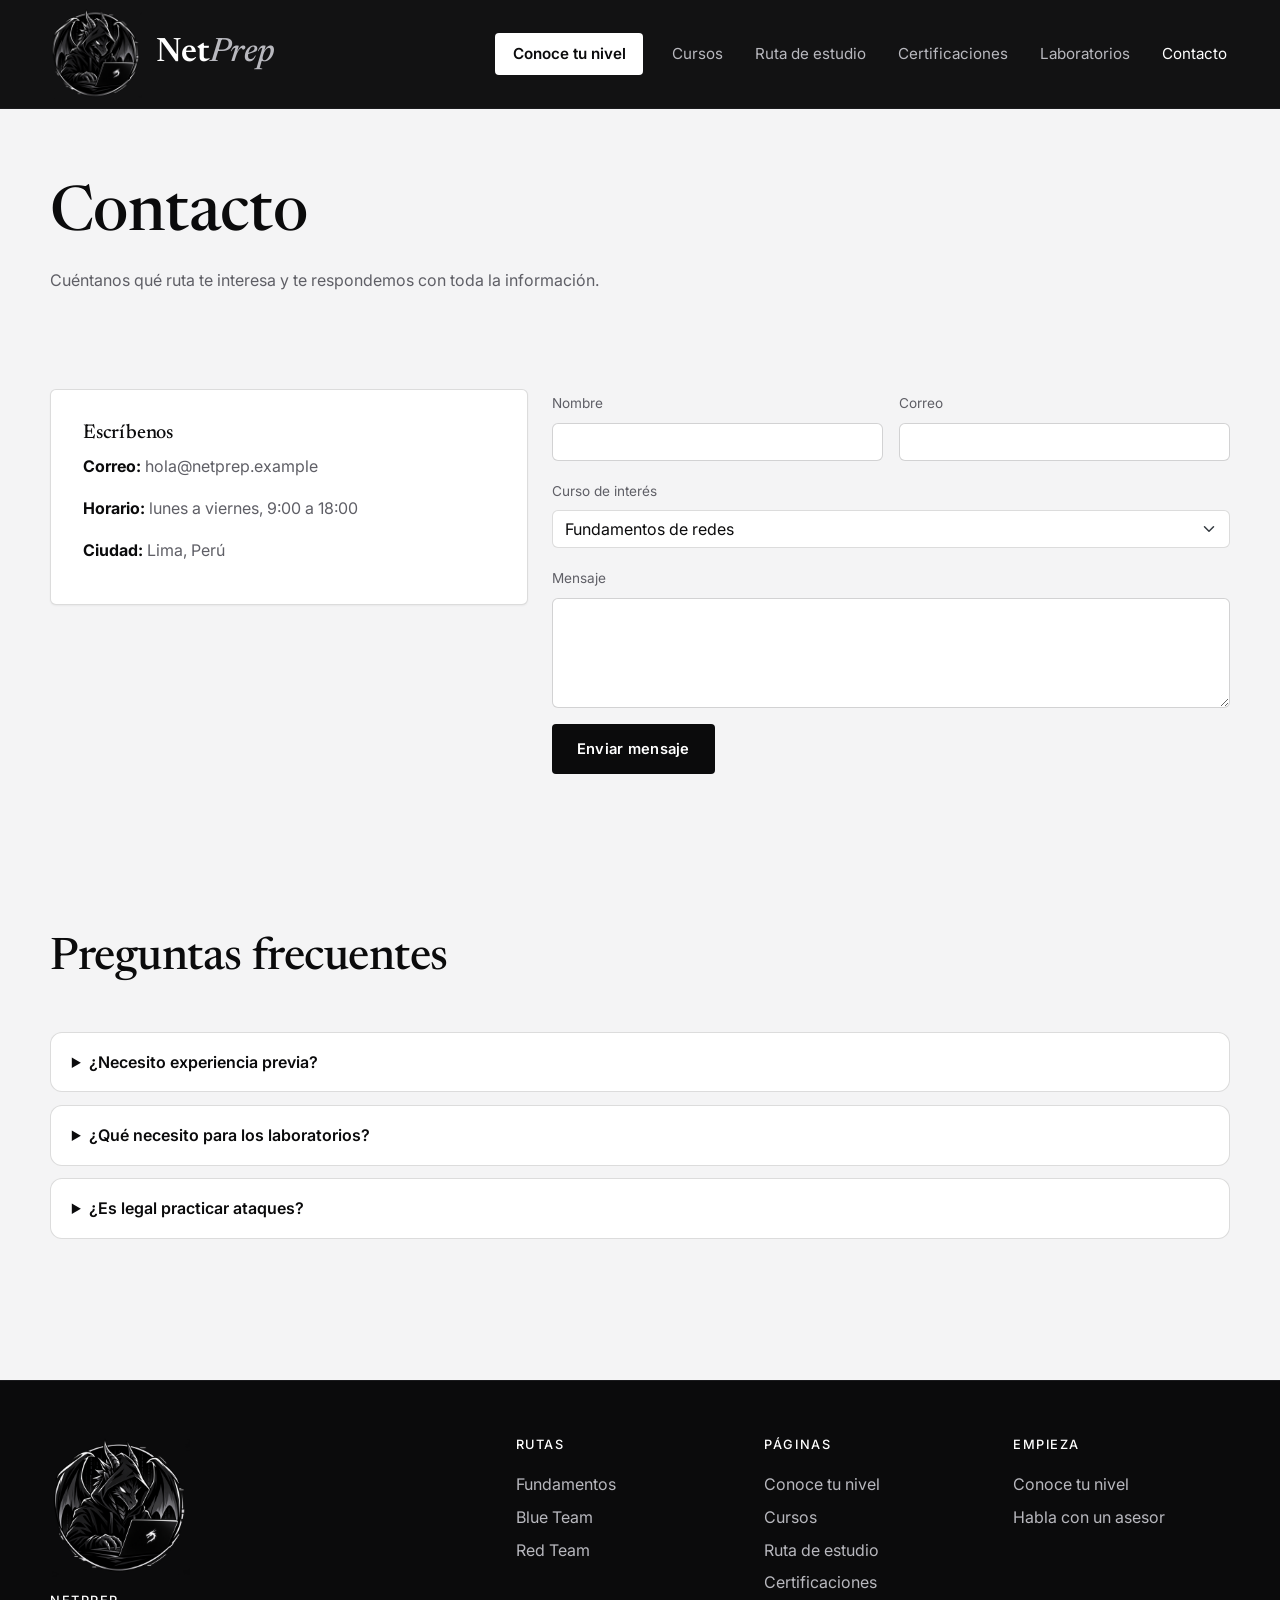
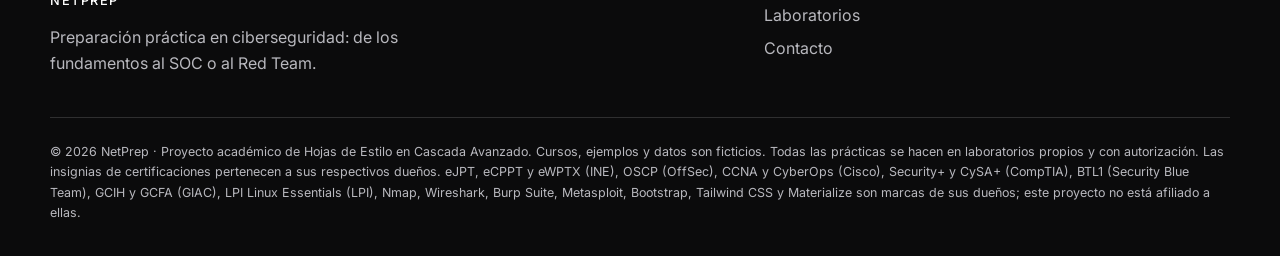
<file: contacto.html>
<!DOCTYPE html>
<html lang="es">
<head>
  <meta charset="UTF-8">
  <!-- UNIDAD 1: el viewport hace que la página se adapte al ancho del celular -->
  <meta name="viewport" content="width=device-width, initial-scale=1">
  <title>Contacto | NetPrep</title>
  <link rel="stylesheet" href="https://fonts.googleapis.com/css2?family=Newsreader:ital,wght@0,500;0,600;1,500&family=Inter:wght@400;500;600&family=JetBrains+Mono:wght@400;500&display=swap">
  <!-- UNIDAD 4: Material Design (iconos Material Symbols) -->
  <link rel="stylesheet" href="https://fonts.googleapis.com/css2?family=Material+Symbols+Outlined:opsz,wght,FILL,GRAD@24,400,0,0">
  <!-- UNIDAD 4: Bootstrap (se usa en el formulario de contacto) -->
  <link href="https://cdn.jsdelivr.net/npm/bootstrap@5.3.3/dist/css/bootstrap.min.css" rel="stylesheet">
  <!-- Nuestros estilos van DESPUÉS de los frameworks para poder ajustarlos -->
  <link rel="icon" href="img/favicon.png">
  <link rel="stylesheet" href="css/botones.css"> <!-- botones y etiquetas (LESS) -->
  <link rel="stylesheet" href="css/style.css">   <!-- el resto de estilos (SASS) -->
  <script>document.documentElement.className += " js";</script>
</head>
<body>

<header class="header">
  <nav class="contenedor barra-nav">
    <a href="index.html" class="logo">
      <img class="logo-img" src="img/logo.png" alt="" width="92" height="92">
      <span>Net<b>Prep</b></span>
    </a>
    <button class="menu-btn" id="menuBtn" aria-label="Abrir menú">☰</button>
    <div class="menu" id="menu"><a href="index.html#nivel" class="destacado">Conoce tu nivel</a><a href="cursos.html">Cursos</a><a href="ruta.html">Ruta de estudio</a><a href="certificaciones.html">Certificaciones</a><a href="laboratorios.html">Laboratorios</a><a href="contacto.html" class="activo">Contacto</a></div>
  </nav>
</header>

<main>
<section class="cabecera-pagina"><div class="contenedor"><h1>Contacto</h1><p>Cuéntanos qué ruta te interesa y te respondemos con toda la información.</p></div></section>
<section><div class="contenedor">
  <!-- Estas clases (row, col-lg-*, form-control, form-select) son de Bootstrap -->
  <div class="row g-4">
    <div class="col-lg-5"><div class="panel info-contacto"><h3>Escríbenos</h3><ul><li><strong>Correo:</strong> hola@netprep.example</li><li><strong>Horario:</strong> lunes a viernes, 9:00 a 18:00</li><li><strong>Ciudad:</strong> Lima, Perú</li></ul></div></div>
    <div class="col-lg-7">
      <form class="row g-3" onsubmit="return false">
        <div class="col-md-6"><label class="form-label">Nombre</label><input class="form-control" type="text" required></div>
        <div class="col-md-6"><label class="form-label">Correo</label><input class="form-control" type="email" required></div>
        <div class="col-12"><label class="form-label">Curso de interés</label><select class="form-select"><option>Fundamentos de redes</option><option>Linux para ciberseguridad</option><option>Fundamentos de ciberseguridad</option><option>Nmap y Wireshark</option><option>Fundamentos de Blue Team</option><option>SOC Nivel 1</option><option>SOC Nivel 2</option><option>SOC Nivel 3</option><option>Fundamentos de Red Team</option><option>Pentesting Web</option><option>Pentesting de Infraestructura</option><option>Active Directory</option></select></div>
        <div class="col-12"><label class="form-label">Mensaje</label><textarea class="form-control" rows="4"></textarea></div>
        <div class="col-12"><button class="boton" type="submit">Enviar mensaje</button></div>
      </form>
    </div>
  </div>
</div></section>
<section><div class="contenedor"><div class="titulo-seccion"><h2>Preguntas frecuentes</h2></div>
  <div class="faq"><details><summary>¿Necesito experiencia previa?</summary><p>No. La ruta de Fundamentos parte desde cero y el test te dice dónde empezar.</p></details>
  <details><summary>¿Qué necesito para los laboratorios?</summary><p>Una computadora con 8 GB de RAM y VirtualBox. Te guiamos en la instalación.</p></details>
  <details><summary>¿Es legal practicar ataques?</summary><p>Sí, siempre que sea en tus propios laboratorios y con autorización. Esa es la regla en todo el curso.</p></details></div>
</div></section>
</main>

<footer class="pie-pagina">
  <div class="contenedor">
    <div class="cols">
      <div><img class="logo-pie" src="img/logo.png" alt="NetPrep" width="140" height="140"><h4>NetPrep</h4><p>Preparación práctica en ciberseguridad: de los fundamentos al SOC o al Red Team.</p></div>
      <div><h4>Rutas</h4><a href="cursos.html#fundamentos">Fundamentos</a><a href="cursos.html#blue">Blue Team</a><a href="cursos.html#red">Red Team</a></div>
      <div><h4>Páginas</h4><a href="index.html#nivel">Conoce tu nivel</a><a href="cursos.html">Cursos</a><a href="ruta.html">Ruta de estudio</a><a href="certificaciones.html">Certificaciones</a><a href="laboratorios.html">Laboratorios</a><a href="contacto.html">Contacto</a></div>
      <div><h4>Empieza</h4><a href="index.html#nivel">Conoce tu nivel</a><a href="contacto.html">Habla con un asesor</a></div>
    </div>
    <p class="legal">© 2026 NetPrep · Proyecto académico de Hojas de Estilo en Cascada Avanzado. Cursos, ejemplos y datos son ficticios. Todas las prácticas se hacen en laboratorios propios y con autorización. Las insignias de certificaciones pertenecen a sus respectivos dueños. eJPT, eCPPT y eWPTX (INE), OSCP (OffSec), CCNA y CyberOps (Cisco), Security+ y CySA+ (CompTIA), BTL1 (Security Blue Team), GCIH y GCFA (GIAC), LPI Linux Essentials (LPI), Nmap, Wireshark, Burp Suite, Metasploit, Bootstrap, Tailwind CSS y Materialize son marcas de sus dueños; este proyecto no está afiliado a ellas.</p>
  </div>
</footer>

<script src="js/app.js"></script>

</body>
</html>
</file>
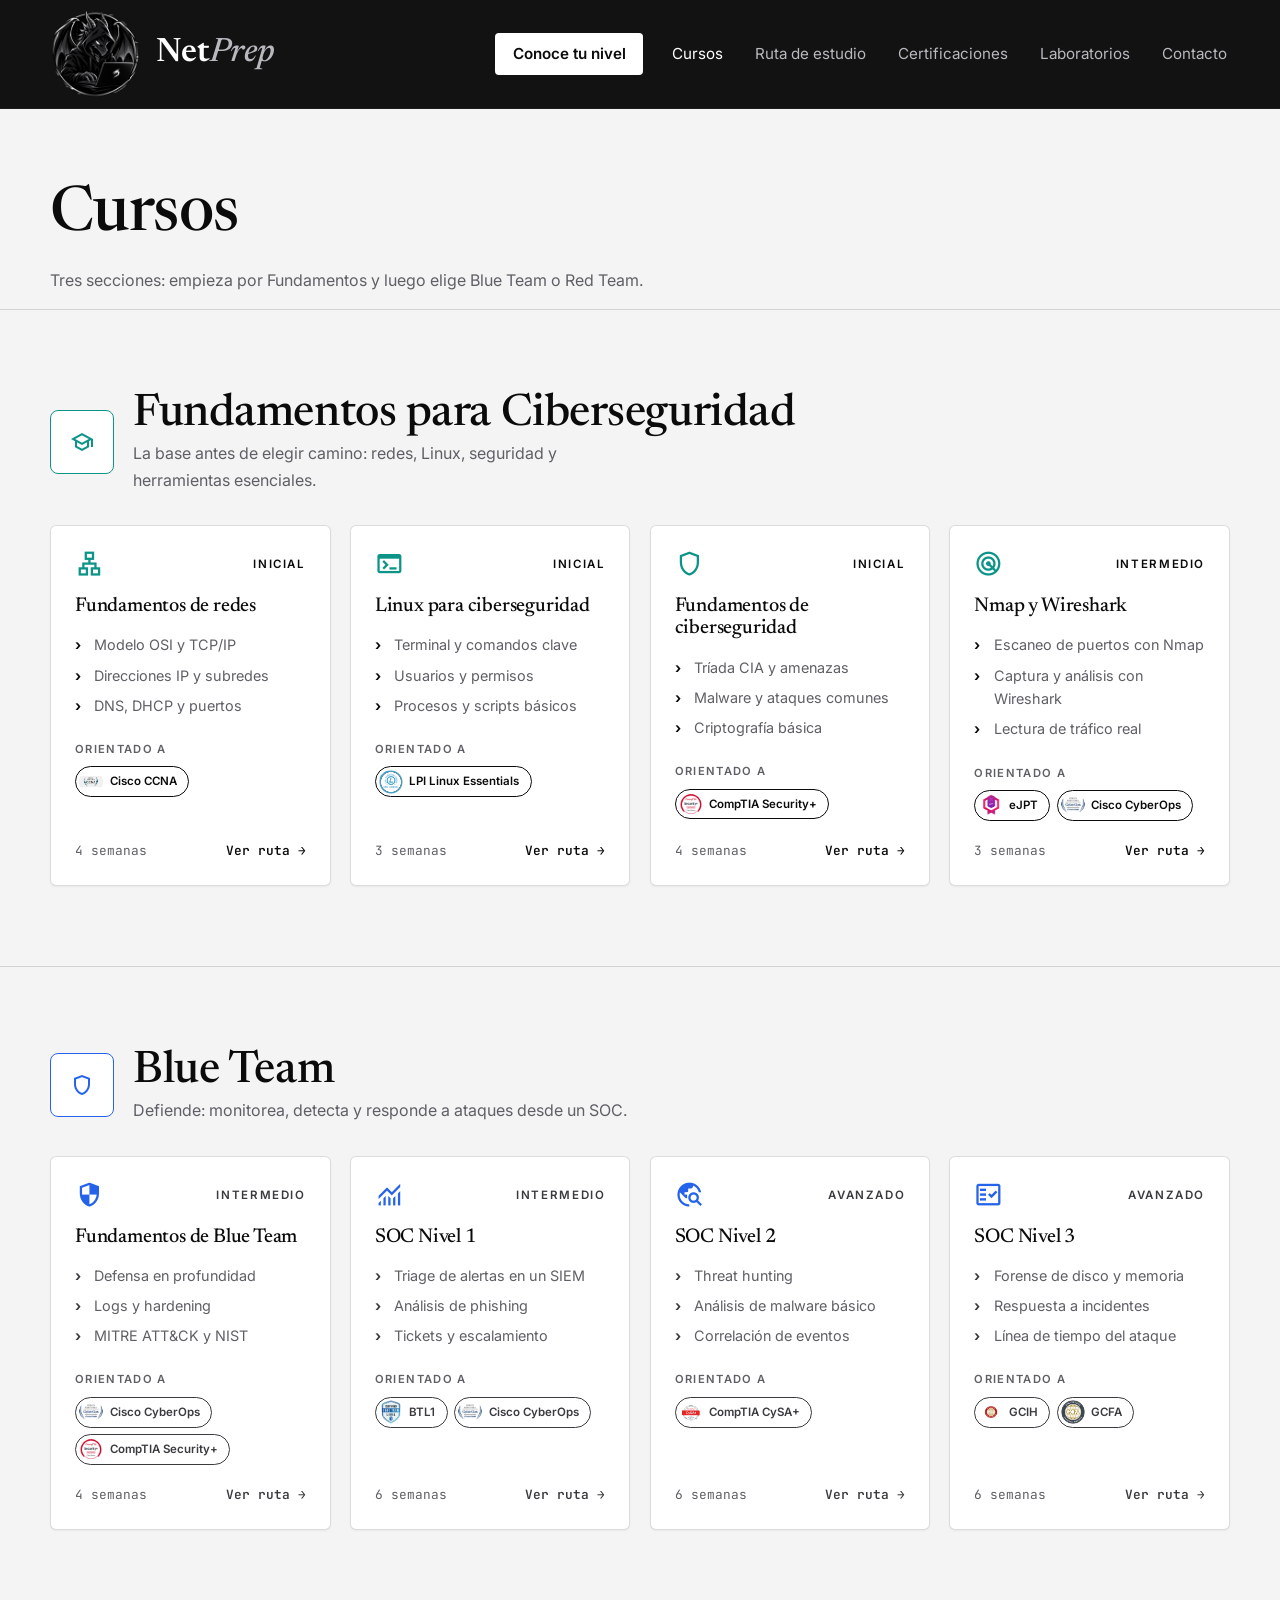
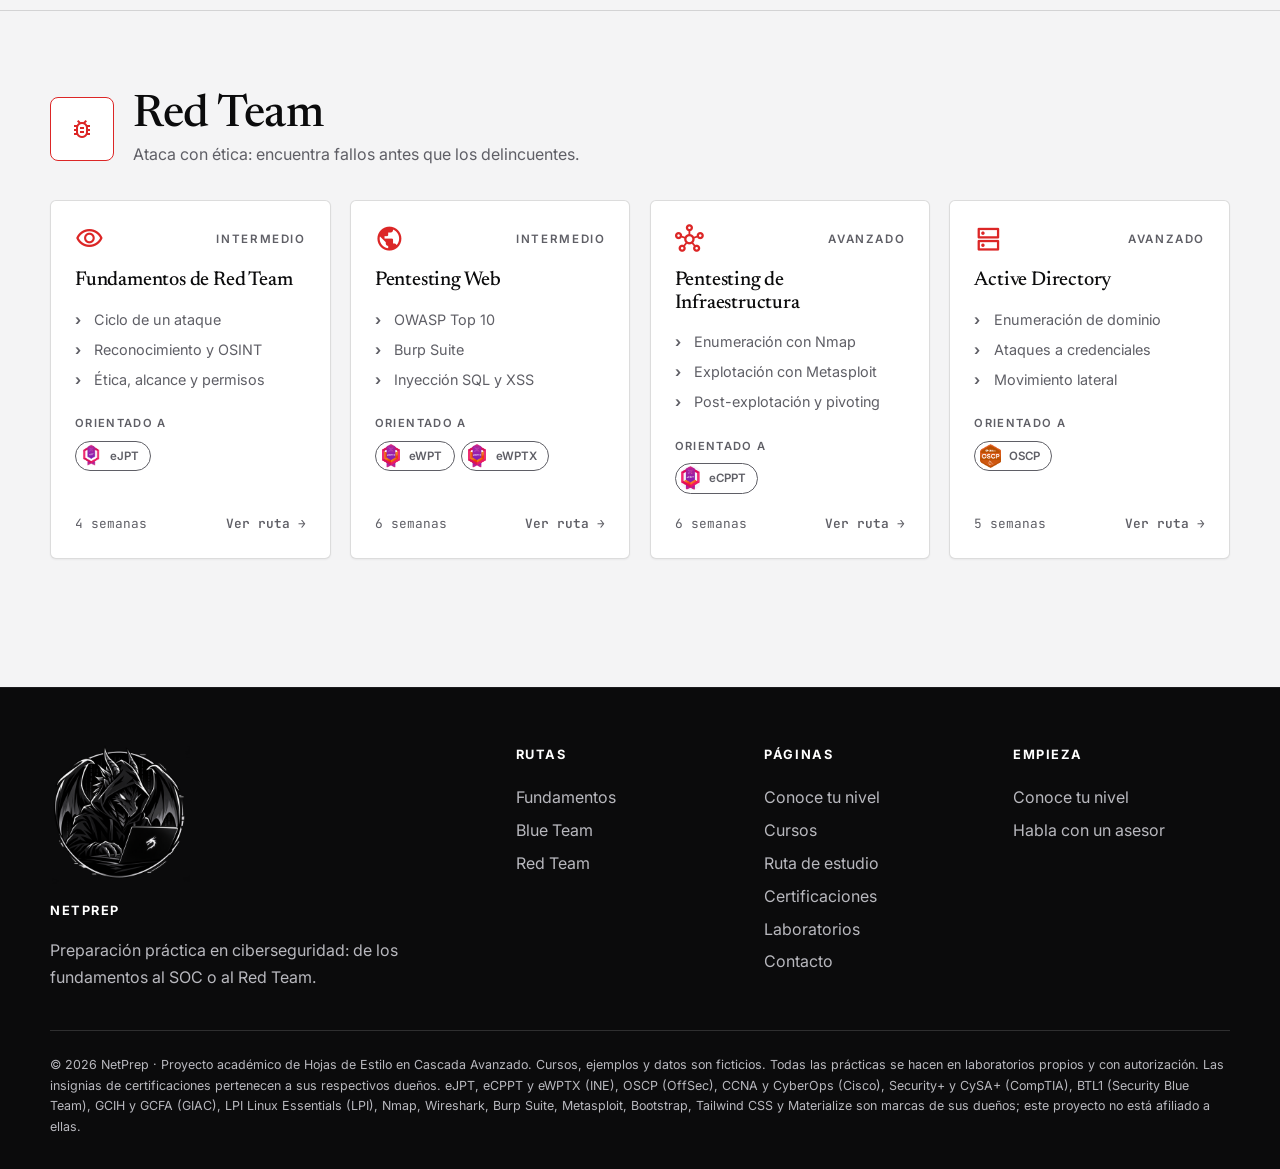
<file: cursos.html>
<!DOCTYPE html>
<html lang="es">
<head>
  <meta charset="UTF-8">
  <!-- UNIDAD 1: el viewport hace que la página se adapte al ancho del celular -->
  <meta name="viewport" content="width=device-width, initial-scale=1">
  <title>Cursos | NetPrep</title>
  <link rel="stylesheet" href="https://fonts.googleapis.com/css2?family=Newsreader:ital,wght@0,500;0,600;1,500&family=Inter:wght@400;500;600&family=JetBrains+Mono:wght@400;500&display=swap">
  <!-- UNIDAD 4: Material Design (iconos Material Symbols) -->
  <link rel="stylesheet" href="https://fonts.googleapis.com/css2?family=Material+Symbols+Outlined:opsz,wght,FILL,GRAD@24,400,0,0">
  <!-- Nuestros estilos van DESPUÉS de los frameworks para poder ajustarlos -->
  <link rel="icon" href="img/favicon.png">
  <link rel="stylesheet" href="css/botones.css"> <!-- botones y etiquetas (LESS) -->
  <link rel="stylesheet" href="css/style.css">   <!-- el resto de estilos (SASS) -->
  <script>document.documentElement.className += " js";</script>
</head>
<body>

<header class="header">
  <nav class="contenedor barra-nav">
    <a href="index.html" class="logo">
      <img class="logo-img" src="img/logo.png" alt="" width="92" height="92">
      <span>Net<b>Prep</b></span>
    </a>
    <button class="menu-btn" id="menuBtn" aria-label="Abrir menú">☰</button>
    <div class="menu" id="menu"><a href="index.html#nivel" class="destacado">Conoce tu nivel</a><a href="cursos.html" class="activo">Cursos</a><a href="ruta.html">Ruta de estudio</a><a href="certificaciones.html">Certificaciones</a><a href="laboratorios.html">Laboratorios</a><a href="contacto.html">Contacto</a></div>
  </nav>
</header>

<main>
<section class="cabecera-pagina"><div class="contenedor"><h1>Cursos</h1><p>Tres secciones: empieza por Fundamentos y luego elige Blue Team o Red Team.</p></div></section>
<section class="seccion-track t-base" id="fundamentos"><div class="contenedor">
  <div class="cab revela"><div class="icono-grande"><span class="material-symbols-outlined">school</span></div><div><h2>Fundamentos para Ciberseguridad</h2><p>La base antes de elegir camino: redes, Linux, seguridad y herramientas esenciales.</p></div></div>
  <div class="grid-cursos"><article class="panel curso revela" id="redes">
  <div class="fila"><span class="material-symbols-outlined">lan</span><span class="etiqueta">Inicial</span></div>
  <h3>Fundamentos de redes</h3><ul class="temas"><li>Modelo OSI y TCP/IP</li><li>Direcciones IP y subredes</li><li>DNS, DHCP y puertos</li></ul>
  <p class="prepara">Orientado a</p><ul class="certs"><li><img src="img/certs/ccna.jpg" alt="" width="24" height="24">Cisco CCNA</li></ul>
  <div class="pie-curso"><span>4 semanas</span><a href="ruta.html#fundamentos">Ver ruta →</a></div>
</article><article class="panel curso revela" id="linux">
  <div class="fila"><span class="material-symbols-outlined">terminal</span><span class="etiqueta">Inicial</span></div>
  <h3>Linux para ciberseguridad</h3><ul class="temas"><li>Terminal y comandos clave</li><li>Usuarios y permisos</li><li>Procesos y scripts básicos</li></ul>
  <p class="prepara">Orientado a</p><ul class="certs"><li><img src="img/certs/lpi.png" alt="" width="24" height="24">LPI Linux Essentials</li></ul>
  <div class="pie-curso"><span>3 semanas</span><a href="ruta.html#fundamentos">Ver ruta →</a></div>
</article><article class="panel curso revela" id="ciber">
  <div class="fila"><span class="material-symbols-outlined">shield</span><span class="etiqueta">Inicial</span></div>
  <h3>Fundamentos de ciberseguridad</h3><ul class="temas"><li>Tríada CIA y amenazas</li><li>Malware y ataques comunes</li><li>Criptografía básica</li></ul>
  <p class="prepara">Orientado a</p><ul class="certs"><li><img src="img/certs/security.png" alt="" width="24" height="24">CompTIA Security+</li></ul>
  <div class="pie-curso"><span>4 semanas</span><a href="ruta.html#fundamentos">Ver ruta →</a></div>
</article><article class="panel curso revela" id="herramientas">
  <div class="fila"><span class="material-symbols-outlined">radar</span><span class="etiqueta">Intermedio</span></div>
  <h3>Nmap y Wireshark</h3><ul class="temas"><li>Escaneo de puertos con Nmap</li><li>Captura y análisis con Wireshark</li><li>Lectura de tráfico real</li></ul>
  <p class="prepara">Orientado a</p><ul class="certs"><li><img src="img/certs/ejpt.png" alt="" width="24" height="24">eJPT</li><li><img src="img/certs/cyberops.jpg" alt="" width="24" height="24">Cisco CyberOps</li></ul>
  <div class="pie-curso"><span>3 semanas</span><a href="ruta.html#fundamentos">Ver ruta →</a></div>
</article></div>
</div></section>
<section class="seccion-track t-blue" id="blue"><div class="contenedor">
  <div class="cab revela"><div class="icono-grande"><span class="material-symbols-outlined">shield</span></div><div><h2>Blue Team</h2><p>Defiende: monitorea, detecta y responde a ataques desde un SOC.</p></div></div>
  <div class="grid-cursos"><article class="panel curso revela" id="bt-fund">
  <div class="fila"><span class="material-symbols-outlined">security</span><span class="etiqueta">Intermedio</span></div>
  <h3>Fundamentos de Blue Team</h3><ul class="temas"><li>Defensa en profundidad</li><li>Logs y hardening</li><li>MITRE ATT&CK y NIST</li></ul>
  <p class="prepara">Orientado a</p><ul class="certs"><li><img src="img/certs/cyberops.jpg" alt="" width="24" height="24">Cisco CyberOps</li><li><img src="img/certs/security.png" alt="" width="24" height="24">CompTIA Security+</li></ul>
  <div class="pie-curso"><span>4 semanas</span><a href="ruta.html#blue">Ver ruta →</a></div>
</article><article class="panel curso revela" id="soc1">
  <div class="fila"><span class="material-symbols-outlined">monitoring</span><span class="etiqueta">Intermedio</span></div>
  <h3>SOC Nivel 1</h3><ul class="temas"><li>Triage de alertas en un SIEM</li><li>Análisis de phishing</li><li>Tickets y escalamiento</li></ul>
  <p class="prepara">Orientado a</p><ul class="certs"><li><img src="img/certs/btl1.png" alt="" width="24" height="24">BTL1</li><li><img src="img/certs/cyberops.jpg" alt="" width="24" height="24">Cisco CyberOps</li></ul>
  <div class="pie-curso"><span>6 semanas</span><a href="ruta.html#blue">Ver ruta →</a></div>
</article><article class="panel curso revela" id="soc2">
  <div class="fila"><span class="material-symbols-outlined">travel_explore</span><span class="etiqueta">Avanzado</span></div>
  <h3>SOC Nivel 2</h3><ul class="temas"><li>Threat hunting</li><li>Análisis de malware básico</li><li>Correlación de eventos</li></ul>
  <p class="prepara">Orientado a</p><ul class="certs"><li><img src="img/certs/cysa.png" alt="" width="24" height="24">CompTIA CySA+</li></ul>
  <div class="pie-curso"><span>6 semanas</span><a href="ruta.html#blue">Ver ruta →</a></div>
</article><article class="panel curso revela" id="soc3">
  <div class="fila"><span class="material-symbols-outlined">fact_check</span><span class="etiqueta">Avanzado</span></div>
  <h3>SOC Nivel 3</h3><ul class="temas"><li>Forense de disco y memoria</li><li>Respuesta a incidentes</li><li>Línea de tiempo del ataque</li></ul>
  <p class="prepara">Orientado a</p><ul class="certs"><li><img src="img/certs/gcih.png" alt="" width="24" height="24">GCIH</li><li><img src="img/certs/gcfa.png" alt="" width="24" height="24">GCFA</li></ul>
  <div class="pie-curso"><span>6 semanas</span><a href="ruta.html#blue">Ver ruta →</a></div>
</article></div>
</div></section>
<section class="seccion-track t-red" id="red"><div class="contenedor">
  <div class="cab revela"><div class="icono-grande"><span class="material-symbols-outlined">bug_report</span></div><div><h2>Red Team</h2><p>Ataca con ética: encuentra fallos antes que los delincuentes.</p></div></div>
  <div class="grid-cursos"><article class="panel curso revela" id="rt-fund">
  <div class="fila"><span class="material-symbols-outlined">visibility</span><span class="etiqueta">Intermedio</span></div>
  <h3>Fundamentos de Red Team</h3><ul class="temas"><li>Ciclo de un ataque</li><li>Reconocimiento y OSINT</li><li>Ética, alcance y permisos</li></ul>
  <p class="prepara">Orientado a</p><ul class="certs"><li><img src="img/certs/ejpt.png" alt="" width="24" height="24">eJPT</li></ul>
  <div class="pie-curso"><span>4 semanas</span><a href="ruta.html#red">Ver ruta →</a></div>
</article><article class="panel curso revela" id="web">
  <div class="fila"><span class="material-symbols-outlined">public</span><span class="etiqueta">Intermedio</span></div>
  <h3>Pentesting Web</h3><ul class="temas"><li>OWASP Top 10</li><li>Burp Suite</li><li>Inyección SQL y XSS</li></ul>
  <p class="prepara">Orientado a</p><ul class="certs"><li><img src="img/certs/ewptx.png" alt="" width="24" height="24">eWPT</li><li><img src="img/certs/ewptx.png" alt="" width="24" height="24">eWPTX</li></ul>
  <div class="pie-curso"><span>6 semanas</span><a href="ruta.html#red">Ver ruta →</a></div>
</article><article class="panel curso revela" id="infra">
  <div class="fila"><span class="material-symbols-outlined">hub</span><span class="etiqueta">Avanzado</span></div>
  <h3>Pentesting de Infraestructura</h3><ul class="temas"><li>Enumeración con Nmap</li><li>Explotación con Metasploit</li><li>Post-explotación y pivoting</li></ul>
  <p class="prepara">Orientado a</p><ul class="certs"><li><img src="img/certs/ecppt.jpg" alt="" width="24" height="24">eCPPT</li></ul>
  <div class="pie-curso"><span>6 semanas</span><a href="ruta.html#red">Ver ruta →</a></div>
</article><article class="panel curso revela" id="ad">
  <div class="fila"><span class="material-symbols-outlined">dns</span><span class="etiqueta">Avanzado</span></div>
  <h3>Active Directory</h3><ul class="temas"><li>Enumeración de dominio</li><li>Ataques a credenciales</li><li>Movimiento lateral</li></ul>
  <p class="prepara">Orientado a</p><ul class="certs"><li><img src="img/certs/oscp.png" alt="" width="24" height="24">OSCP</li></ul>
  <div class="pie-curso"><span>5 semanas</span><a href="ruta.html#red">Ver ruta →</a></div>
</article></div>
</div></section>

</main>

<footer class="pie-pagina">
  <div class="contenedor">
    <div class="cols">
      <div><img class="logo-pie" src="img/logo.png" alt="NetPrep" width="140" height="140"><h4>NetPrep</h4><p>Preparación práctica en ciberseguridad: de los fundamentos al SOC o al Red Team.</p></div>
      <div><h4>Rutas</h4><a href="cursos.html#fundamentos">Fundamentos</a><a href="cursos.html#blue">Blue Team</a><a href="cursos.html#red">Red Team</a></div>
      <div><h4>Páginas</h4><a href="index.html#nivel">Conoce tu nivel</a><a href="cursos.html">Cursos</a><a href="ruta.html">Ruta de estudio</a><a href="certificaciones.html">Certificaciones</a><a href="laboratorios.html">Laboratorios</a><a href="contacto.html">Contacto</a></div>
      <div><h4>Empieza</h4><a href="index.html#nivel">Conoce tu nivel</a><a href="contacto.html">Habla con un asesor</a></div>
    </div>
    <p class="legal">© 2026 NetPrep · Proyecto académico de Hojas de Estilo en Cascada Avanzado. Cursos, ejemplos y datos son ficticios. Todas las prácticas se hacen en laboratorios propios y con autorización. Las insignias de certificaciones pertenecen a sus respectivos dueños. eJPT, eCPPT y eWPTX (INE), OSCP (OffSec), CCNA y CyberOps (Cisco), Security+ y CySA+ (CompTIA), BTL1 (Security Blue Team), GCIH y GCFA (GIAC), LPI Linux Essentials (LPI), Nmap, Wireshark, Burp Suite, Metasploit, Bootstrap, Tailwind CSS y Materialize son marcas de sus dueños; este proyecto no está afiliado a ellas.</p>
  </div>
</footer>

<script src="js/app.js"></script>

</body>
</html>
</file>
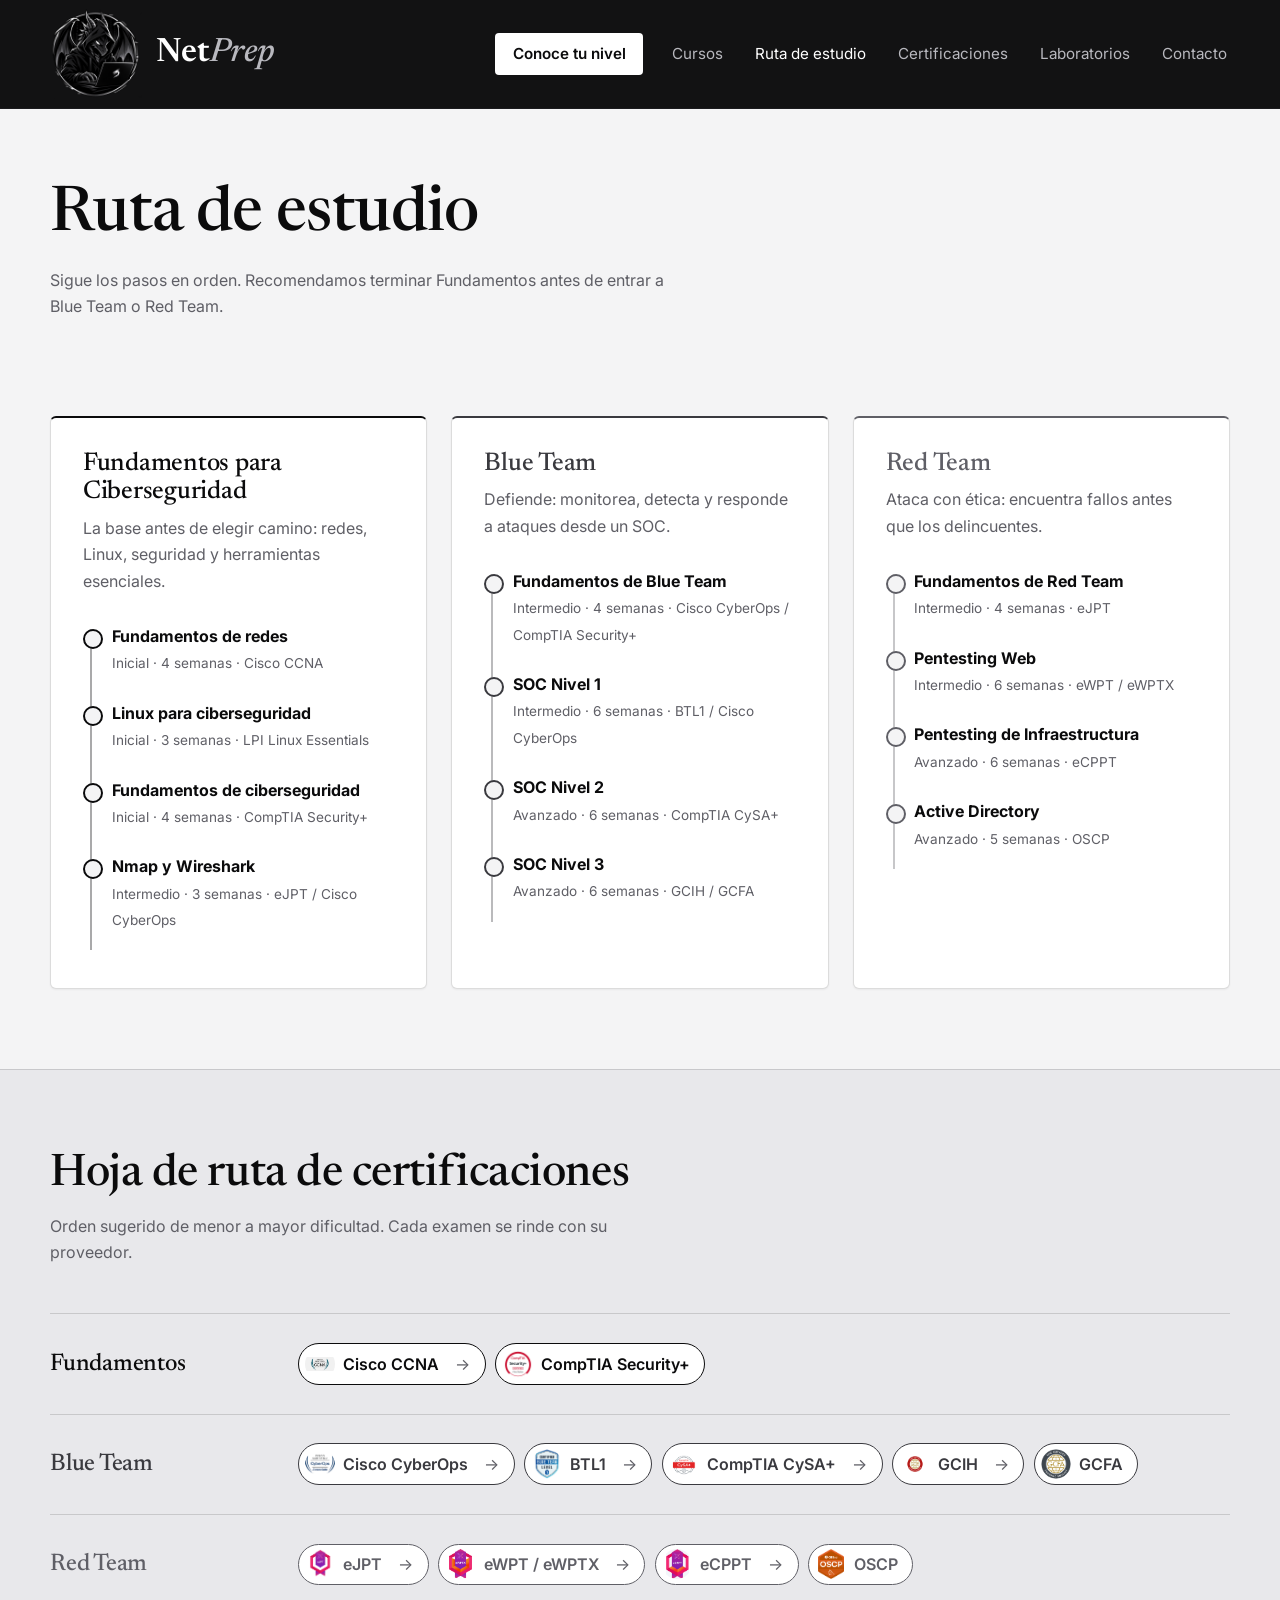
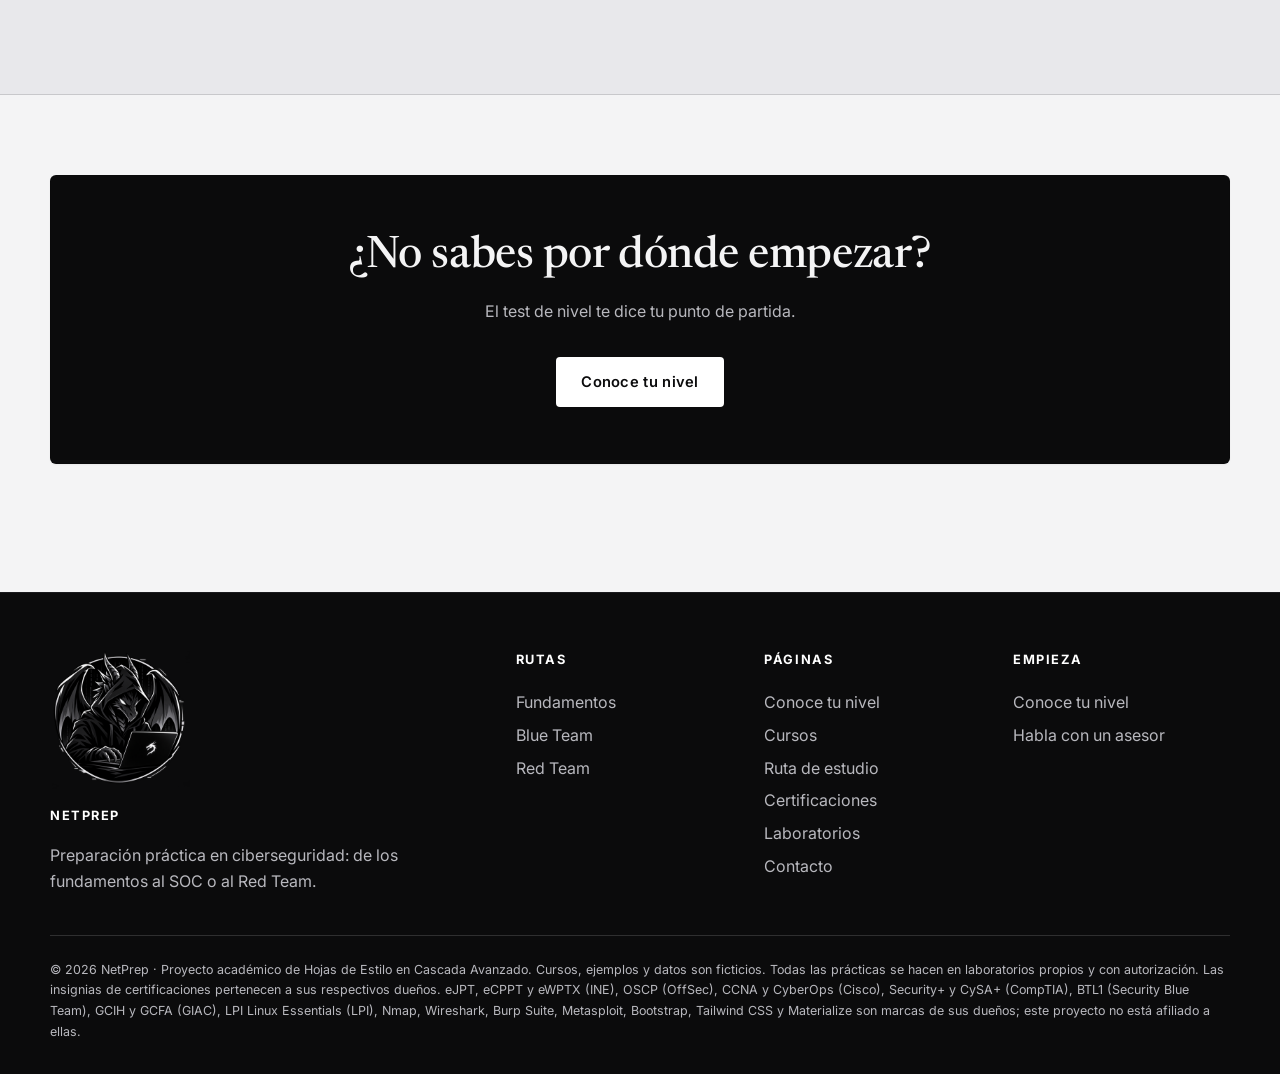
<file: ruta.html>
<!DOCTYPE html>
<html lang="es">
<head>
  <meta charset="UTF-8">
  <!-- UNIDAD 1: el viewport hace que la página se adapte al ancho del celular -->
  <meta name="viewport" content="width=device-width, initial-scale=1">
  <title>Ruta de estudio | NetPrep</title>
  <link rel="stylesheet" href="https://fonts.googleapis.com/css2?family=Newsreader:ital,wght@0,500;0,600;1,500&family=Inter:wght@400;500;600&family=JetBrains+Mono:wght@400;500&display=swap">
  <!-- UNIDAD 4: Material Design (iconos Material Symbols) -->
  <link rel="stylesheet" href="https://fonts.googleapis.com/css2?family=Material+Symbols+Outlined:opsz,wght,FILL,GRAD@24,400,0,0">
  <!-- Nuestros estilos van DESPUÉS de los frameworks para poder ajustarlos -->
  <link rel="icon" href="img/favicon.png">
  <link rel="stylesheet" href="css/botones.css"> <!-- botones y etiquetas (LESS) -->
  <link rel="stylesheet" href="css/style.css">   <!-- el resto de estilos (SASS) -->
  <script>document.documentElement.className += " js";</script>
</head>
<body>

<header class="header">
  <nav class="contenedor barra-nav">
    <a href="index.html" class="logo">
      <img class="logo-img" src="img/logo.png" alt="" width="92" height="92">
      <span>Net<b>Prep</b></span>
    </a>
    <button class="menu-btn" id="menuBtn" aria-label="Abrir menú">☰</button>
    <div class="menu" id="menu"><a href="index.html#nivel" class="destacado">Conoce tu nivel</a><a href="cursos.html">Cursos</a><a href="ruta.html" class="activo">Ruta de estudio</a><a href="certificaciones.html">Certificaciones</a><a href="laboratorios.html">Laboratorios</a><a href="contacto.html">Contacto</a></div>
  </nav>
</header>

<main>
<section class="cabecera-pagina"><div class="contenedor"><h1>Ruta de estudio</h1><p>Sigue los pasos en orden. Recomendamos terminar Fundamentos antes de entrar a Blue Team o Red Team.</p></div></section>
<section><div class="contenedor"><div class="grid-3"><div class="panel ruta-col t-base revela" id="fundamentos"><h3>Fundamentos para Ciberseguridad</h3><p>La base antes de elegir camino: redes, Linux, seguridad y herramientas esenciales.</p><ul class="linea-tiempo"><li><strong>Fundamentos de redes</strong><span>Inicial · 4 semanas · Cisco CCNA</span></li><li><strong>Linux para ciberseguridad</strong><span>Inicial · 3 semanas · LPI Linux Essentials</span></li><li><strong>Fundamentos de ciberseguridad</strong><span>Inicial · 4 semanas · CompTIA Security+</span></li><li><strong>Nmap y Wireshark</strong><span>Intermedio · 3 semanas · eJPT / Cisco CyberOps</span></li></ul></div><div class="panel ruta-col t-blue revela" id="blue"><h3>Blue Team</h3><p>Defiende: monitorea, detecta y responde a ataques desde un SOC.</p><ul class="linea-tiempo"><li><strong>Fundamentos de Blue Team</strong><span>Intermedio · 4 semanas · Cisco CyberOps / CompTIA Security+</span></li><li><strong>SOC Nivel 1</strong><span>Intermedio · 6 semanas · BTL1 / Cisco CyberOps</span></li><li><strong>SOC Nivel 2</strong><span>Avanzado · 6 semanas · CompTIA CySA+</span></li><li><strong>SOC Nivel 3</strong><span>Avanzado · 6 semanas · GCIH / GCFA</span></li></ul></div><div class="panel ruta-col t-red revela" id="red"><h3>Red Team</h3><p>Ataca con ética: encuentra fallos antes que los delincuentes.</p><ul class="linea-tiempo"><li><strong>Fundamentos de Red Team</strong><span>Intermedio · 4 semanas · eJPT</span></li><li><strong>Pentesting Web</strong><span>Intermedio · 6 semanas · eWPT / eWPTX</span></li><li><strong>Pentesting de Infraestructura</strong><span>Avanzado · 6 semanas · eCPPT</span></li><li><strong>Active Directory</strong><span>Avanzado · 5 semanas · OSCP</span></li></ul></div></div></div></section>
<section class="franja"><div class="contenedor"><div class="titulo-seccion"><h2>Hoja de ruta de certificaciones</h2><p>Orden sugerido de menor a mayor dificultad. Cada examen se rinde con su proveedor.</p></div><div class="fila-cert t-base revela"><h3>Fundamentos</h3><ul class="cadena"><li><img src="img/certs/ccna.jpg" alt="" width="30" height="30">Cisco CCNA</li><li><img src="img/certs/security.png" alt="" width="30" height="30">CompTIA Security+</li></ul></div><div class="fila-cert t-blue revela"><h3>Blue Team</h3><ul class="cadena"><li><img src="img/certs/cyberops.jpg" alt="" width="30" height="30">Cisco CyberOps</li><li><img src="img/certs/btl1.png" alt="" width="30" height="30">BTL1</li><li><img src="img/certs/cysa.png" alt="" width="30" height="30">CompTIA CySA+</li><li><img src="img/certs/gcih.png" alt="" width="30" height="30">GCIH</li><li><img src="img/certs/gcfa.png" alt="" width="30" height="30">GCFA</li></ul></div><div class="fila-cert t-red revela"><h3>Red Team</h3><ul class="cadena"><li><img src="img/certs/ejpt.png" alt="" width="30" height="30">eJPT</li><li><img src="img/certs/ewptx.png" alt="" width="30" height="30">eWPT / eWPTX</li><li><img src="img/certs/ecppt.jpg" alt="" width="30" height="30">eCPPT</li><li><img src="img/certs/oscp.png" alt="" width="30" height="30">OSCP</li></ul></div></div></section>
<section><div class="contenedor"><div class="panel cta-caja revela"><h2>¿No sabes por dónde empezar?</h2><p>El test de nivel te dice tu punto de partida.</p><a href="index.html#nivel" class="boton boton-claro">Conoce tu nivel</a></div></div></section>
</main>

<footer class="pie-pagina">
  <div class="contenedor">
    <div class="cols">
      <div><img class="logo-pie" src="img/logo.png" alt="NetPrep" width="140" height="140"><h4>NetPrep</h4><p>Preparación práctica en ciberseguridad: de los fundamentos al SOC o al Red Team.</p></div>
      <div><h4>Rutas</h4><a href="cursos.html#fundamentos">Fundamentos</a><a href="cursos.html#blue">Blue Team</a><a href="cursos.html#red">Red Team</a></div>
      <div><h4>Páginas</h4><a href="index.html#nivel">Conoce tu nivel</a><a href="cursos.html">Cursos</a><a href="ruta.html">Ruta de estudio</a><a href="certificaciones.html">Certificaciones</a><a href="laboratorios.html">Laboratorios</a><a href="contacto.html">Contacto</a></div>
      <div><h4>Empieza</h4><a href="index.html#nivel">Conoce tu nivel</a><a href="contacto.html">Habla con un asesor</a></div>
    </div>
    <p class="legal">© 2026 NetPrep · Proyecto académico de Hojas de Estilo en Cascada Avanzado. Cursos, ejemplos y datos son ficticios. Todas las prácticas se hacen en laboratorios propios y con autorización. Las insignias de certificaciones pertenecen a sus respectivos dueños. eJPT, eCPPT y eWPTX (INE), OSCP (OffSec), CCNA y CyberOps (Cisco), Security+ y CySA+ (CompTIA), BTL1 (Security Blue Team), GCIH y GCFA (GIAC), LPI Linux Essentials (LPI), Nmap, Wireshark, Burp Suite, Metasploit, Bootstrap, Tailwind CSS y Materialize son marcas de sus dueños; este proyecto no está afiliado a ellas.</p>
  </div>
</footer>

<script src="js/app.js"></script>

</body>
</html>
</file>
<file: css/botones.css>
.boton {
  display: inline-flex;
  align-items: center;
  gap: .5rem;
  padding: 12px 24px;
  border: 1px solid transparent;
  border-radius: 4px;
  background: #0b0b0c;
  color: #ffffff;
  font-family: inherit;
  font-size: .92rem;
  font-weight: 600;
  letter-spacing: .02em;
  cursor: pointer;
  -webkit-transition: transform .25s ease, background .25s ease, border-color .25s ease;
  transition: transform .25s ease, background .25s ease, border-color .25s ease;
}
.boton:hover {
  -webkit-transform: translateY(-2px);
  transform: translateY(-2px);
}
.boton:active {
  -webkit-transform: translateY(0);
  transform: translateY(0);
}
.boton:hover {
  background: #414147;
}
.boton-ghost {
  display: inline-flex;
  align-items: center;
  gap: .5rem;
  padding: 12px 24px;
  border: 1px solid transparent;
  border-radius: 4px;
  background: transparent;
  color: #0b0b0c;
  font-family: inherit;
  font-size: .92rem;
  font-weight: 600;
  letter-spacing: .02em;
  cursor: pointer;
  -webkit-transition: transform .25s ease, background .25s ease, border-color .25s ease;
  transition: transform .25s ease, background .25s ease, border-color .25s ease;
  border-color: rgba(11, 11, 12, .28);
}
.boton-ghost:hover {
  -webkit-transform: translateY(-2px);
  transform: translateY(-2px);
}
.boton-ghost:active {
  -webkit-transform: translateY(0);
  transform: translateY(0);
}
.boton-ghost:hover {
  border-color: #0b0b0c;
  background: transparent;
}
.boton-claro {
  display: inline-flex;
  align-items: center;
  gap: .5rem;
  padding: 12px 24px;
  border: 1px solid transparent;
  border-radius: 4px;
  background: #ffffff;
  color: #0b0b0c;
  font-family: inherit;
  font-size: .92rem;
  font-weight: 600;
  letter-spacing: .02em;
  cursor: pointer;
  -webkit-transition: transform .25s ease, background .25s ease, border-color .25s ease;
  transition: transform .25s ease, background .25s ease, border-color .25s ease;
}
.boton-claro:hover {
  -webkit-transform: translateY(-2px);
  transform: translateY(-2px);
}
.boton-claro:active {
  -webkit-transform: translateY(0);
  transform: translateY(0);
}
.boton-claro:hover {
  background: #dbdbdb;
}
.boton-sm {
  padding: (12px / 2) 18px;
  font-size: .85rem;
}
.etiqueta {
  display: inline-block;
  color: var(--c, #0b0b0c);
  font-size: .72rem;
  font-weight: 600;
  letter-spacing: .14em;
  text-transform: uppercase;
}
.nivel-inicial {
  display: inline-block;
  padding: 2px 12px;
  border: 1px solid #0b0b0c;
  border-radius: 999px;
  background: transparent;
  color: #0b0b0c;
  font-size: .72rem;
  font-weight: 600;
  letter-spacing: .04em;
}
.nivel-intermedio {
  display: inline-block;
  padding: 2px 12px;
  border: 1px solid #d4d4d8;
  border-radius: 999px;
  background: #d4d4d8;
  color: #0b0b0c;
  font-size: .72rem;
  font-weight: 600;
  letter-spacing: .04em;
}
.nivel-avanzado {
  display: inline-block;
  padding: 2px 12px;
  border: 1px solid #0b0b0c;
  border-radius: 999px;
  background: #0b0b0c;
  color: #ffffff;
  font-size: .72rem;
  font-weight: 600;
  letter-spacing: .04em;
}
</file>
<file: css/style.css>
* {
  box-sizing: border-box;
}
html {
  scroll-behavior: smooth;
}
body,
h1,
h2,
h3,
h4,
p,
ul,
ol,
figure {
  margin: 0;
}
ul,
ol {
  padding: 0;
  list-style: none;
}
body {
  font-family: "Inter", "Segoe UI", Arial, sans-serif;
  color: #0b0b0c;
  line-height: 1.65;
  background-color: #f4f4f5;
}
img,
svg,
video {
  max-width: 100%;
  display: block;
}
a {
  color: inherit;
  text-decoration: none;
}
[hidden] {
  display: none !important;
}
h1,
h2,
h3 {
  font-family: "Newsreader", Georgia, serif;
  font-weight: 500;
  line-height: 1.12;
  letter-spacing: -.01em;
}
h1 {
  font-size: clamp(2.3rem, 5.5vw, 3.9rem);
}
h2 {
  font-size: clamp(1.8rem, 4vw, 2.8rem);
}
h3 {
  font-size: 1.25rem;
}
.contenedor {
  width: min(calc(100% - 2.5rem), 1180px);
  margin: 0 auto;
}
section {
  padding: 80px 0;
}
.mono {
  font-family: "JetBrains Mono", Consolas, monospace;
}
.suave {
  color: #5f5f66;
}
.degradado {
  font-style: italic;
  background: linear-gradient(transparent 62%, #d4d4d8 62%);
}
.titulo-seccion {
  max-width: 640px;
  margin-bottom: 48px;
}
.titulo-seccion p {
  color: #5f5f66;
  margin-top: .75rem;
}
.titulo-seccion .etiqueta {
  margin-bottom: 1rem;
}
.t-base {
  --c: #0b0b0c;
  --ic: #0d9488;
}
.t-blue {
  --c: #3a3a3f;
  --ic: #2563eb;
}
.t-red {
  --c: #5f5f66;
  --ic: #dc2626;
}
.header {
  position: sticky;
  top: 0;
  z-index: 50;
  background: #0b0b0c;
  border-bottom: 1px solid #1b1b1e;
}
@supports ((-webkit-backdrop-filter: blur(1px)) or (backdrop-filter: blur(1px))) {
  .header {
    background: rgba(11, 11, 12, .97);
    -webkit-backdrop-filter: blur(14px);
    backdrop-filter: blur(14px);
  }
}
.barra-nav {
  display: flex;
  align-items: center;
  justify-content: space-between;
  flex-wrap: wrap;
  padding: .5rem 0;
  height: auto;
  line-height: inherit;
  background: none;
  box-shadow: none;
}
.logo {
  display: flex;
  align-items: center;
  gap: .9rem;
  font-family: "Newsreader", Georgia, serif;
  font-weight: 600;
  font-size: 1.7rem;
  color: #ffffff;
}
.logo b {
  color: #b8b8be;
  font-weight: 500;
  font-style: italic;
}
.logo .logo-img {
  width: 64px;
  height: 64px;
  -webkit-transition: transform .4s ease;
  transition: transform .4s ease;
}
.logo:hover .logo-img {
  -webkit-transform: rotate(-8deg) scale(1.08);
  transform: rotate(-8deg) scale(1.08);
}
@media (min-width: 768px) {
  .logo {
    font-size: 2.1rem;
  }
  .logo .logo-img {
    width: 92px;
    height: 92px;
  }
}
.logo-pie {
  width: 140px;
  height: 140px;
  margin-bottom: 1rem;
}
.menu-btn {
  background: none;
  border: 1px solid rgba(255, 255, 255, .35);
  color: #ffffff;
  border-radius: 10px;
  padding: .3rem .7rem;
  font-size: 1.2rem;
  cursor: pointer;
}
.menu {
  display: none;
  width: 100%;
  flex-direction: column;
  gap: .4rem;
  padding-top: 1rem;
}
.menu.abierto {
  display: flex;
}
.menu a {
  padding: .5rem .2rem;
  color: #b8b8be;
  font-size: .95rem;
  -webkit-transition: color .3s ease;
  transition: color .3s ease;
}
.menu a:hover,
.menu a.activo {
  color: #ffffff;
}
.menu .destacado {
  color: #ffffff;
  font-weight: 600;
}
@media (min-width: 768px) {
  .menu-btn {
    display: none;
  }
  .menu,
  .menu.abierto {
    display: flex;
    flex-direction: row;
    align-items: center;
    width: auto;
    gap: 1.6rem;
    padding: 0;
  }
  .menu .destacado {
    background: #ffffff;
    color: #0b0b0c;
    border-radius: 4px;
    padding: .5rem 1.1rem;
  }
  .menu .destacado:hover {
    background: #d4d4d8;
    color: #0b0b0c;
  }
}
.hero {
  position: relative;
  padding: 4rem 0 3rem;
  background: linear-gradient(#ffffff, #f4f4f5);
}
.hero-grid {
  position: relative;
  display: grid;
  gap: 3rem;
  align-items: center;
  grid-template-areas: "texto" "foto";
}
@media (min-width: 1100px) {
  .hero-grid {
    grid-template-columns: 1.1fr .9fr;
    grid-template-areas: "texto foto";
  }
}
.hero-texto {
  grid-area: texto;
  -webkit-animation: subir .9s ease both;
  animation: subir .9s ease both;
}
.hero-texto h1 {
  margin-top: 1.2rem;
}
.hero-texto p {
  color: #5f5f66;
  font-size: 1.1rem;
  max-width: 520px;
  margin: 1.25rem 0 2rem;
}
.botones {
  display: flex;
  flex-wrap: wrap;
  gap: .8rem;
}
.mini-datos {
  display: flex;
  flex-wrap: wrap;
  gap: 2rem;
  margin-top: 2.5rem;
}
.mini-datos li {
  color: #5f5f66;
  font-size: .85rem;
}
.mini-datos strong {
  display: block;
  font-family: "Newsreader", Georgia, serif;
  font-size: 1.7rem;
  color: #0b0b0c;
}
.hero-foto {
  grid-area: foto;
  position: relative;
}
.hero-foto .foto {
  aspect-ratio: 4/3;
  border-radius: 6px;
  background: url("https://images.unsplash.com/photo-1461749280684-dccba630e2f6?auto=format&fit=crop&w=1200&q=70") center / cover, linear-gradient(135deg, #3a3a3f, #0b0b0c);
}
@media (min-width: 1100px) {
  .hero-foto .foto {
    aspect-ratio: 4/5;
  }
}
.hero-foto figcaption {
  margin-top: .8rem;
  font-size: .8rem;
  color: #5f5f66;
}
.sello {
  position: absolute;
  left: .5rem;
  bottom: 3.6rem;
  width: 110px;
  height: 110px;
  filter: drop-shadow(0 10px 18px rgba(0, 0, 0, .45));
  -webkit-animation: flotar 4s ease both;
  animation: flotar 4s ease both;
  -webkit-animation-iteration-count: infinite;
  animation-iteration-count: infinite;
}
@media (min-width: 1100px) {
  .sello {
    left: -2.2rem;
    width: 150px;
    height: 150px;
  }
}
.panel {
  position: relative;
  overflow: hidden;
  background: #ffffff;
  border: 1px solid rgba(11, 11, 12, .14);
  border-radius: 6px;
  -webkit-transition: all .3s ease;
  transition: all .3s ease;
  box-shadow: 0 1px 2px rgba(11, 11, 12, .05);
}
.quiz {
  max-width: 860px;
  padding: 1.5rem;
}
.quiz h3 {
  font-size: clamp(1.3rem, 3vw, 1.8rem);
  margin-bottom: 1.5rem;
}
@media (min-width: 768px) {
  .quiz {
    padding: 2.5rem;
  }
}
.intro-test {
  color: #5f5f66;
  margin-bottom: 1.5rem;
}
.quiz-top {
  display: flex;
  align-items: center;
  gap: 1rem;
  margin-bottom: 1.8rem;
  font-family: "JetBrains Mono", Consolas, monospace;
  font-size: .8rem;
  color: #5f5f66;
}
.barra-progreso {
  flex: 1;
  height: 6px;
  background: #d4d4d8;
  border-radius: 9px;
  overflow: hidden;
}
.barra-progreso i {
  display: block;
  height: 100%;
  width: 0;
  background: #0b0b0c;
  -webkit-transition: width .5s ease;
  transition: width .5s ease;
}
.opciones {
  display: grid;
  gap: .8rem;
}
@media (min-width: 768px) {
  .opciones {
    grid-template-columns: repeat(2, 1fr);
  }
}
.opcion {
  text-align: left;
  padding: 1rem 1.2rem;
  border-radius: 12px;
  border: 1px solid rgba(11, 11, 12, .14);
  background: #f4f4f5;
  color: #0b0b0c;
  font: inherit;
  cursor: pointer;
  -webkit-transition: all .25s ease;
  transition: all .25s ease;
}
.opcion:hover {
  border-color: #0b0b0c;
  -webkit-transform: translateX(6px);
  transform: translateX(6px);
}
.opcion.elegida {
  border-color: #0b0b0c;
  background: #ffffff;
}
.opcion.bien {
  border-color: #0b0b0c;
  background: #0b0b0c;
  color: #ffffff;
}
.opcion.bien::after {
  content: "  ✓";
}
.opcion.mal {
  border: 1px dashed #5f5f66;
  color: #5f5f66;
  text-decoration: line-through;
}
.resultado {
  -webkit-animation: subir .6s ease both;
  animation: subir .6s ease both;
}
.resultado .nivel-nombre {
  font-family: "Newsreader", Georgia, serif;
  font-size: clamp(2rem, 5vw, 3.2rem);
  line-height: 1.1;
  margin: 1rem 0 .3rem;
}
.resultado .puntaje {
  color: #3a3a3f;
  margin-bottom: 1rem;
}
.resultado p {
  color: #5f5f66;
}
.resultado h3 {
  margin: 2rem 0 1rem;
  color: #0b0b0c;
}
.franja {
  background: #e8e8eb;
  border-top: 1px solid rgba(11, 11, 12, .14);
  border-bottom: 1px solid rgba(11, 11, 12, .14);
}
.vs {
  margin: 1.5rem 0 2rem;
}
.vs-fila {
  margin-bottom: 1rem;
}
.vs-fila .nombre {
  display: flex;
  justify-content: space-between;
  margin-bottom: .4rem;
  font-weight: 600;
  color: var(--c);
}
.vs-barra {
  height: 10px;
  background: #d4d4d8;
  border-radius: 9px;
  overflow: hidden;
}
.vs-barra i {
  display: block;
  width: 0;
  height: 100%;
  background: var(--c);
  -webkit-transition: width 1s ease;
  transition: width 1s ease;
}
.meta {
  margin-bottom: 1.5rem;
}
.meta strong {
  color: #0b0b0c;
}
.prepara {
  margin-top: 1.2rem;
  font-size: .7rem;
  font-weight: 600;
  letter-spacing: .12em;
  text-transform: uppercase;
  color: #5f5f66;
}
.certs {
  display: flex;
  flex-wrap: wrap;
  gap: .4rem;
  margin-top: .5rem;
}
.certs li {
  display: inline-flex;
  align-items: center;
  gap: .4rem;
  padding: .15rem .7rem .15rem .2rem;
  border: 1px solid var(--c);
  border-radius: 999px;
  font-size: .72rem;
  font-weight: 600;
  color: var(--c);
}
.certs img {
  width: 24px;
  height: 24px;
  object-fit: contain;
  border-radius: 50%;
}
.cadena {
  display: flex;
  flex-wrap: wrap;
  align-items: center;
  gap: .6rem;
  margin-top: 1rem;
}
.cadena li {
  display: inline-flex;
  align-items: center;
  gap: .5rem;
  padding: .3rem .9rem .3rem .4rem;
  border: 1px solid var(--c);
  border-radius: 999px;
  background: #ffffff;
  font-weight: 600;
  color: var(--c);
}
.cadena li:not(:last-child)::after {
  content: "→";
  margin-left: .5rem;
  font-weight: 400;
  color: #5f5f66;
}
.cadena img {
  width: 30px;
  height: 30px;
  object-fit: contain;
  border-radius: 50%;
}
.fila-cert {
  display: grid;
  gap: .5rem;
  padding: 1.8rem 0;
  border-top: 1px solid rgba(11, 11, 12, .14);
}
.fila-cert h3 {
  color: var(--c);
  font-size: 1.5rem;
}
@media (min-width: 1100px) {
  .fila-cert {
    grid-template-columns: 240px 1fr;
    align-items: center;
  }
  .fila-cert .cadena {
    margin-top: 0;
  }
}
.ruta-lista {
  counter-reset: paso;
  margin-bottom: 1.8rem;
}
.ruta-lista li {
  display: flex;
  align-items: center;
  gap: 1rem;
  padding: .9rem 1rem;
  margin-bottom: .6rem;
  border: 1px solid rgba(11, 11, 12, .14);
  border-radius: 12px;
  background: #f4f4f5;
  counter-increment: paso;
}
.ruta-lista li::before {
  content: counter(paso);
  flex: none;
  display: grid;
  place-items: center;
  width: 30px;
  height: 30px;
  border: 1px solid #0b0b0c;
  border-radius: 50%;
  font-family: "JetBrains Mono", Consolas, monospace;
  font-size: .8rem;
}
.ruta-lista li.empieza {
  border-color: #0b0b0c;
  background: #ffffff;
  box-shadow: 0 6px 18px -8px rgba(11, 11, 12, .3);
}
.ruta-lista .etiqueta {
  margin-left: auto;
  padding: .2rem .7rem;
  background: #0b0b0c;
  color: #ffffff;
  border-radius: 3px;
}
.ruta-lista a {
  flex: 1;
  font-weight: 500;
}
.ruta-lista a:hover {
  text-decoration: underline;
}
.galeria-cert {
  display: grid;
  gap: 1rem;
  grid-template-columns: repeat(2, 1fr);
}
@media (min-width: 768px) {
  .galeria-cert {
    grid-template-columns: repeat(4, 1fr);
  }
}
.insignia {
  position: relative;
  overflow: hidden;
  background: #ffffff;
  border: 1px solid rgba(11, 11, 12, .14);
  border-radius: 6px;
  -webkit-transition: box-shadow .3s ease;
  transition: box-shadow .3s ease;
  display: flex;
  flex-direction: column;
  align-items: center;
  justify-content: center;
  gap: .6rem;
  padding: 1.2rem 1rem;
  text-align: center;
}
.insignia img {
  width: min(100%, 150px);
  aspect-ratio: 1;
  object-fit: contain;
  -webkit-transition: transform .35s ease;
  transition: transform .35s ease;
}
.insignia span {
  font-size: .8rem;
  color: #5f5f66;
}
.insignia:hover {
  box-shadow: 0 18px 40px -20px rgba(11, 11, 12, .5);
}
.insignia:hover img {
  -webkit-transform: rotate(-5deg) scale(1.08);
  transform: rotate(-5deg) scale(1.08);
}
.insignia.destacada {
  grid-column: span 2;
  grid-row: span 2;
}
.insignia.destacada img {
  width: min(100%, 300px);
}
.insignia.destacada span {
  font-size: 1rem;
}
.galeria-cert + .botones {
  margin-top: 1.5rem;
}
.grid-3 {
  display: grid;
  gap: 1.5rem;
}
@media (min-width: 768px) {
  .grid-3 {
    grid-template-columns: repeat(3, 1fr);
  }
}
.track {
  display: flex;
  flex-direction: column;
  padding: 0 0 2rem;
  border-top: 3px solid var(--c);
}
.track > *:not(.foto-track) {
  margin-left: 2rem;
  margin-right: 2rem;
}
.track .foto-track {
  height: 170px;
  background-size: cover;
  background-position: center;
}
.track .icono {
  margin-top: 1.5rem;
  font-size: 2rem;
  color: var(--ic);
  -webkit-transition: transform .3s ease;
  transition: transform .3s ease;
}
.track h3 {
  font-size: 1.6rem;
  margin: 1rem 0 .6rem;
}
.track p {
  color: #5f5f66;
}
.track .chips {
  display: flex;
  flex-wrap: wrap;
  gap: .5rem;
  margin: 1.3rem 2rem 1.6rem;
}
.track .chips li {
  padding: .25rem .8rem;
  border: 1px solid rgba(11, 11, 12, .14);
  border-radius: 999px;
  font-size: .8rem;
  color: #5f5f66;
}
.track .mas {
  margin-top: auto;
  color: var(--c);
  font-weight: 600;
}
.track:hover {
  -webkit-transform: translateY(-6px);
  transform: translateY(-6px);
  box-shadow: 0 18px 40px -20px rgba(11, 11, 12, .45);
}
.track:hover .icono {
  -webkit-transform: rotate(-12deg) scale(1.2);
  transform: rotate(-12deg) scale(1.2);
}
.t-base .foto-track {
  background-image: url("https://images.unsplash.com/photo-1518770660439-4636190af475?auto=format&fit=crop&w=900&q=70"), linear-gradient(135deg, #3a3a3f, #0b0b0c);
}
.t-blue .foto-track {
  background-image: url("https://images.unsplash.com/photo-1558494949-ef010cbdcc31?auto=format&fit=crop&w=900&q=70"), linear-gradient(135deg, #3a3a3f, #0b0b0c);
}
.t-red .foto-track {
  background-image: url("https://images.unsplash.com/photo-1550751827-4bd374c3f58b?auto=format&fit=crop&w=900&q=70"), linear-gradient(135deg, #3a3a3f, #0b0b0c);
}
.cabecera-pagina {
  padding: 4.5rem 0 1rem;
}
.cabecera-pagina p {
  color: #5f5f66;
  max-width: 620px;
  margin-top: 1rem;
}
.seccion-track {
  border-top: 1px solid rgba(11, 11, 12, .14);
}
.seccion-track .cab {
  display: flex;
  align-items: center;
  flex-wrap: wrap;
  gap: 1.2rem;
  margin-bottom: 2rem;
}
.seccion-track .icono-grande {
  display: grid;
  place-items: center;
  width: 64px;
  height: 64px;
  border: 1px solid var(--c);
  border-radius: 8px;
  background: #ffffff;
  color: var(--ic);
  border-color: var(--ic);
  font-size: 2rem;
}
.seccion-track .cab p {
  color: #5f5f66;
  max-width: 520px;
}
.grid-cursos {
  display: grid;
  gap: 1.2rem;
}
@media (min-width: 768px) {
  .grid-cursos {
    grid-template-columns: repeat(2, 1fr);
  }
}
@media (min-width: 1100px) {
  .grid-cursos {
    grid-template-columns: repeat(4, 1fr);
  }
}
.curso {
  display: flex;
  flex-direction: column;
  padding: 1.5rem;
}
.curso:hover {
  border-color: var(--c);
  -webkit-transform: translateY(-6px);
  transform: translateY(-6px);
}
.curso .fila {
  display: flex;
  justify-content: space-between;
  align-items: center;
  margin-bottom: 1rem;
}
.curso .fila .material-symbols-outlined {
  color: var(--ic);
  font-size: 1.8rem;
}
.curso h3 {
  margin-bottom: .8rem;
}
.curso .temas li {
  padding: .2rem 0 .2rem 1.2rem;
  position: relative;
  color: #5f5f66;
  font-size: .9rem;
}
.curso .temas li::before {
  content: "›";
  position: absolute;
  left: 0;
  color: var(--c);
  font-weight: 700;
}
.curso .pie-curso {
  display: flex;
  justify-content: space-between;
  align-items: center;
  margin-top: auto;
  padding-top: 1.2rem;
  font-family: "JetBrains Mono", Consolas, monospace;
  font-size: .8rem;
  color: #5f5f66;
}
.curso .pie-curso a {
  color: var(--c);
  font-weight: 600;
}
.ruta-col {
  padding: 2rem;
  border-top: 2px solid var(--c);
}
.ruta-col h3 {
  font-size: 1.6rem;
  color: var(--c);
}
.ruta-col > p {
  color: #5f5f66;
  margin-top: .5rem;
}
.linea-tiempo {
  position: relative;
  margin-top: 1.8rem;
  padding-left: 1.8rem;
}
.linea-tiempo::before {
  content: "";
  position: absolute;
  left: 7px;
  top: 6px;
  bottom: 6px;
  width: 2px;
  background: var(--c);
  opacity: .35;
}
.linea-tiempo li {
  position: relative;
  padding-bottom: 1.5rem;
}
.linea-tiempo li::before {
  content: "";
  position: absolute;
  left: -1.8rem;
  top: 6px;
  width: 16px;
  height: 16px;
  border: 2px solid var(--c);
  border-radius: 50%;
  background: #f4f4f5;
  -webkit-transition: background-color .3s ease;
  transition: background-color .3s ease;
}
.linea-tiempo li:hover::before {
  background: var(--c);
}
.linea-tiempo strong {
  display: block;
}
.linea-tiempo span {
  color: #5f5f66;
  font-size: .85rem;
}
.video-bloque {
  display: grid;
  gap: 2.5rem;
  align-items: center;
}
.video-bloque p {
  color: #5f5f66;
  margin-top: 1rem;
}
@media (min-width: 1100px) {
  .video-bloque {
    grid-template-columns: 1fr 1.3fr;
  }
}
.video {
  aspect-ratio: 16/9;
  overflow: hidden;
  border: 1px solid rgba(11, 11, 12, .14);
  border-radius: 6px;
  background: #000;
  box-shadow: 0 20px 50px -30px rgba(11, 11, 12, .5);
}
.video video {
  width: 100%;
  height: 100%;
  object-fit: cover;
}
.lista-check {
  margin-top: 1.5rem;
}
.lista-check li {
  padding: .3rem 0 .3rem 1.8rem;
  position: relative;
  color: #5f5f66;
}
.lista-check li::before {
  content: "✓";
  position: absolute;
  left: 0;
  color: #0b0b0c;
  font-weight: 700;
}
.numeros {
  display: grid;
  grid-template-columns: repeat(2, 1fr);
  gap: 1.5rem;
  padding: 2.5rem 1.5rem;
  text-align: center;
}
.numeros strong {
  display: block;
  font-family: "Newsreader", Georgia, serif;
  font-size: 2.6rem;
}
.numeros span {
  color: #5f5f66;
  font-size: .9rem;
}
@media (min-width: 1100px) {
  .numeros {
    grid-template-columns: repeat(4, 1fr);
  }
}
.cta-caja {
  padding: 3.5rem 1.5rem;
  text-align: center;
  background: #0b0b0c;
  color: #f4f4f5;
}
.cta-caja p {
  color: #b8b8be;
  margin: 1rem 0 2rem;
}
.form-control,
.form-select {
  background-color: #ffffff;
  border-color: rgba(11, 11, 12, .14);
  color: #0b0b0c;
}
.form-control:focus,
.form-select:focus {
  background-color: #ffffff;
  border-color: #0b0b0c;
  color: #0b0b0c;
  box-shadow: 0 0 0 .2rem rgba(11, 11, 12, .15);
}
.form-label {
  color: #5f5f66;
  font-size: .85rem;
}
.info-contacto {
  padding: 2rem;
}
.info-contacto li {
  padding: .5rem 0;
  color: #5f5f66;
}
.info-contacto strong {
  color: #0b0b0c;
}
.faq details {
  padding: 1rem 1.3rem;
  margin-bottom: .8rem;
  border: 1px solid rgba(11, 11, 12, .14);
  border-radius: 12px;
  background: #ffffff;
}
.faq details summary {
  cursor: pointer;
  font-weight: 600;
}
.faq details p {
  color: #5f5f66;
  margin-top: .7rem;
}
.pagina-certs .row {
  display: flex;
  flex-wrap: wrap;
}
.pagina-certs .col {
  display: flex;
}
.pagina-certs .card {
  width: 100%;
  text-align: center;
}
.pagina-certs .card {
  border: 1px solid rgba(11, 11, 12, .14);
  box-shadow: none;
  -webkit-transition: box-shadow .3s ease;
  transition: box-shadow .3s ease;
}
.pagina-certs .card.hoverable:hover {
  box-shadow: 0 18px 40px -20px rgba(11, 11, 12, .5);
}
.pagina-certs .card .card-content {
  padding: 1.5rem;
}
.pagina-certs .card .card-title {
  display: block;
  margin: .8rem 0 .2rem;
  font-family: "Newsreader", Georgia, serif;
  font-size: 1.6rem;
  line-height: 1.2;
  color: #0b0b0c;
}
.pagina-certs .card .insignia-card {
  width: 150px;
  height: 150px;
  object-fit: contain;
  margin: 0 auto;
  -webkit-transition: transform .35s ease;
  transition: transform .35s ease;
}
.pagina-certs .card:hover .insignia-card {
  -webkit-transform: rotate(-5deg) scale(1.08);
  transform: rotate(-5deg) scale(1.08);
}
.pagina-certs .card .proveedor {
  color: #5f5f66;
  font-size: .85rem;
  margin-bottom: .8rem;
}
.pagina-certs .card .chip {
  margin: .6rem .3rem 0 0;
  font-size: .75rem;
}
.pagina-certs .card .ver-curso {
  display: inline-block;
  margin-top: 1rem;
  color: #0b0b0c;
  font-weight: 600;
}
.pagina-certs .card .ver-curso:hover {
  text-decoration: underline;
}
.pie-pagina {
  margin-top: 3rem;
  padding: 3.5rem 0 2rem;
  background: #0b0b0c;
  border-top: 1px solid #1b1b1e;
  color: #b8b8be;
}
.pie-pagina .cols {
  display: grid;
  gap: 2rem;
}
@media (min-width: 768px) {
  .pie-pagina .cols {
    grid-template-columns: 2fr 1fr 1fr 1fr;
  }
}
.pie-pagina h4 {
  color: #ffffff;
  font-family: "Inter", "Segoe UI", Arial, sans-serif;
  font-size: .8rem;
  letter-spacing: .12em;
  text-transform: uppercase;
  margin-bottom: 1rem;
}
.pie-pagina a {
  display: block;
  padding: .2rem 0;
  -webkit-transition: color .3s ease;
  transition: color .3s ease;
}
.pie-pagina a:hover {
  color: #ffffff;
}
.pie-pagina .legal {
  margin-top: 2.5rem;
  padding-top: 1.5rem;
  border-top: 1px solid rgba(255, 255, 255, .15);
  font-size: .78rem;
}
.js .revela {
  opacity: 0;
}
.js .revela.visible {
  opacity: 1;
  -webkit-animation: subir .7s ease both;
  animation: subir .7s ease both;
}
@-webkit-keyframes subir {
  from {
    opacity: 0;
    transform: translateY(24px);
  }
  to {
    opacity: 1;
    transform: none;
  }
}
@keyframes subir {
  from {
    opacity: 0;
    transform: translateY(24px);
  }
  to {
    opacity: 1;
    transform: none;
  }
}
@-webkit-keyframes flotar {
  0%,
  100% {
    transform: translateY(0);
  }
  50% {
    transform: translateY(-10px);
  }
}
@keyframes flotar {
  0%,
  100% {
    transform: translateY(0);
  }
  50% {
    transform: translateY(-10px);
  }
}
@media (prefers-reduced-motion: reduce) {
  * {
    -webkit-animation: none !important;
    animation: none !important;
    -webkit-transition: none !important;
    transition: none !important;
  }
  .js .revela {
    opacity: 1;
  }
}
</file>
